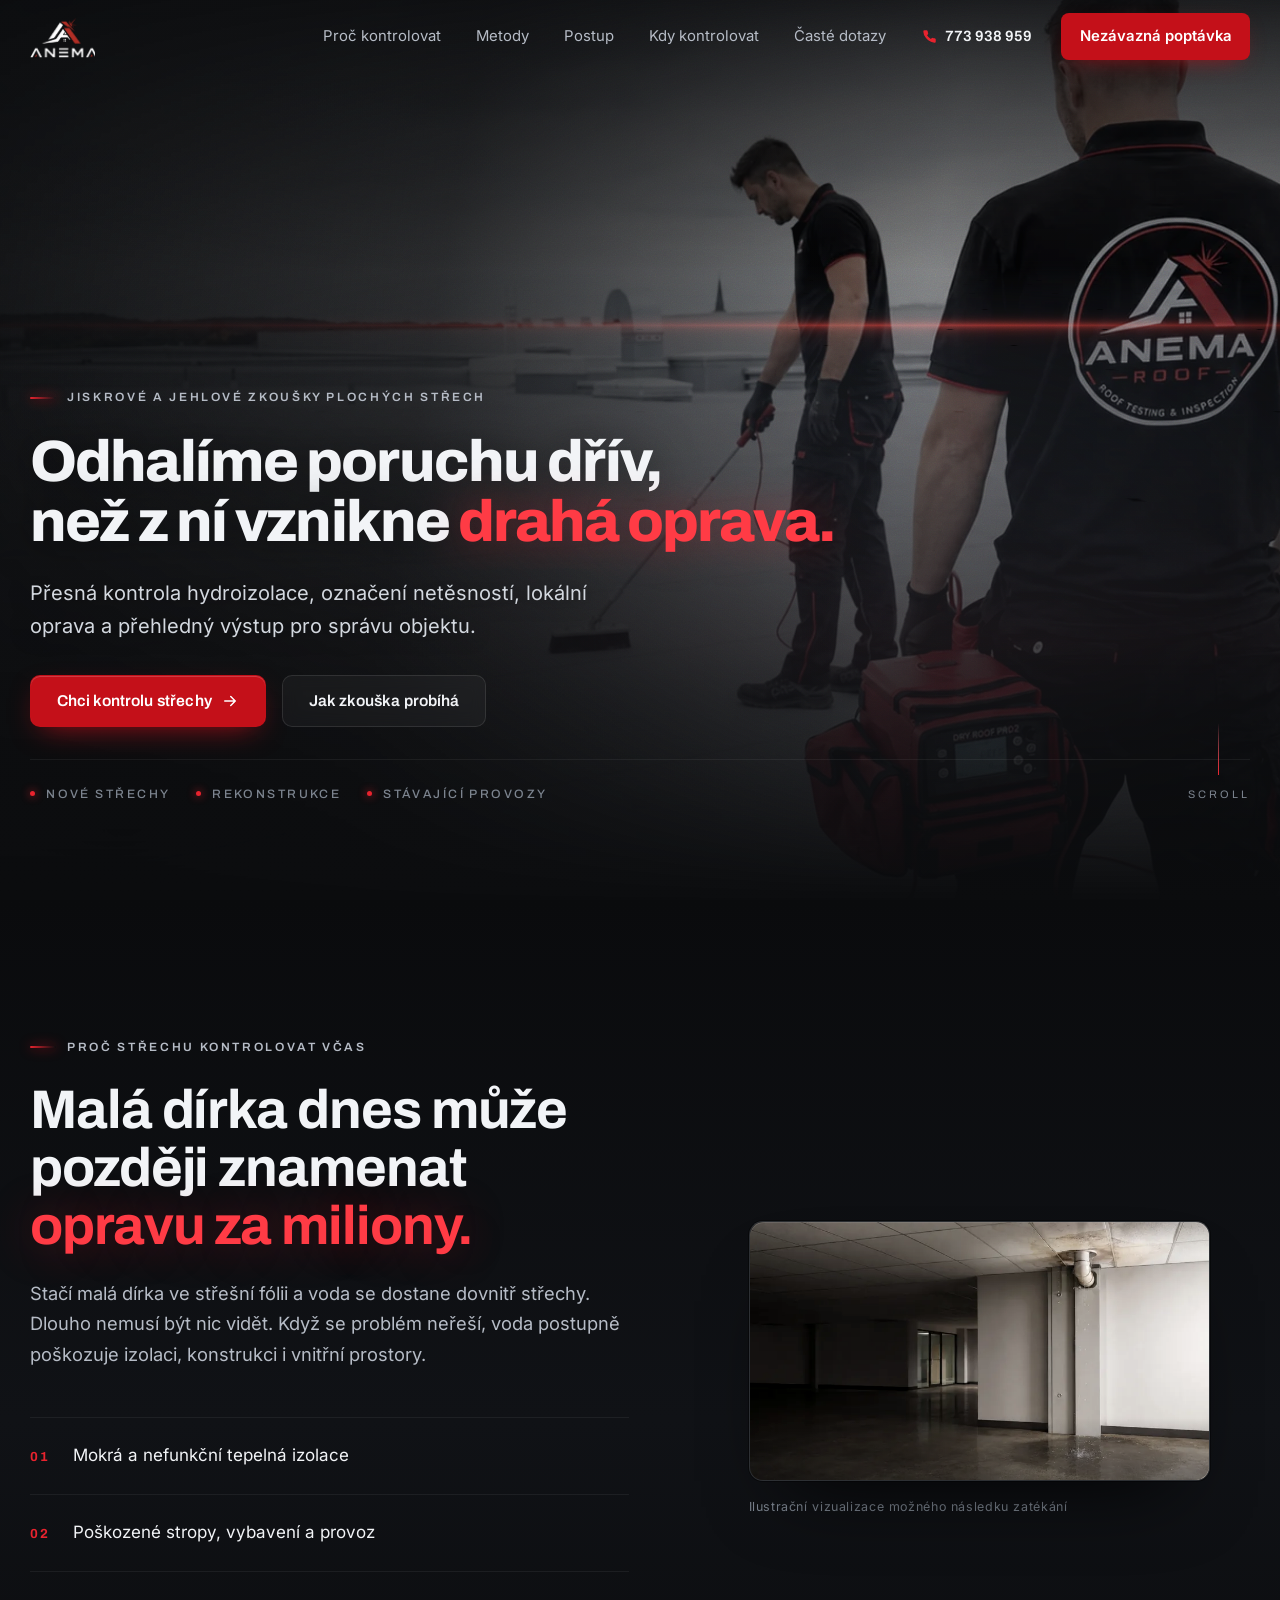
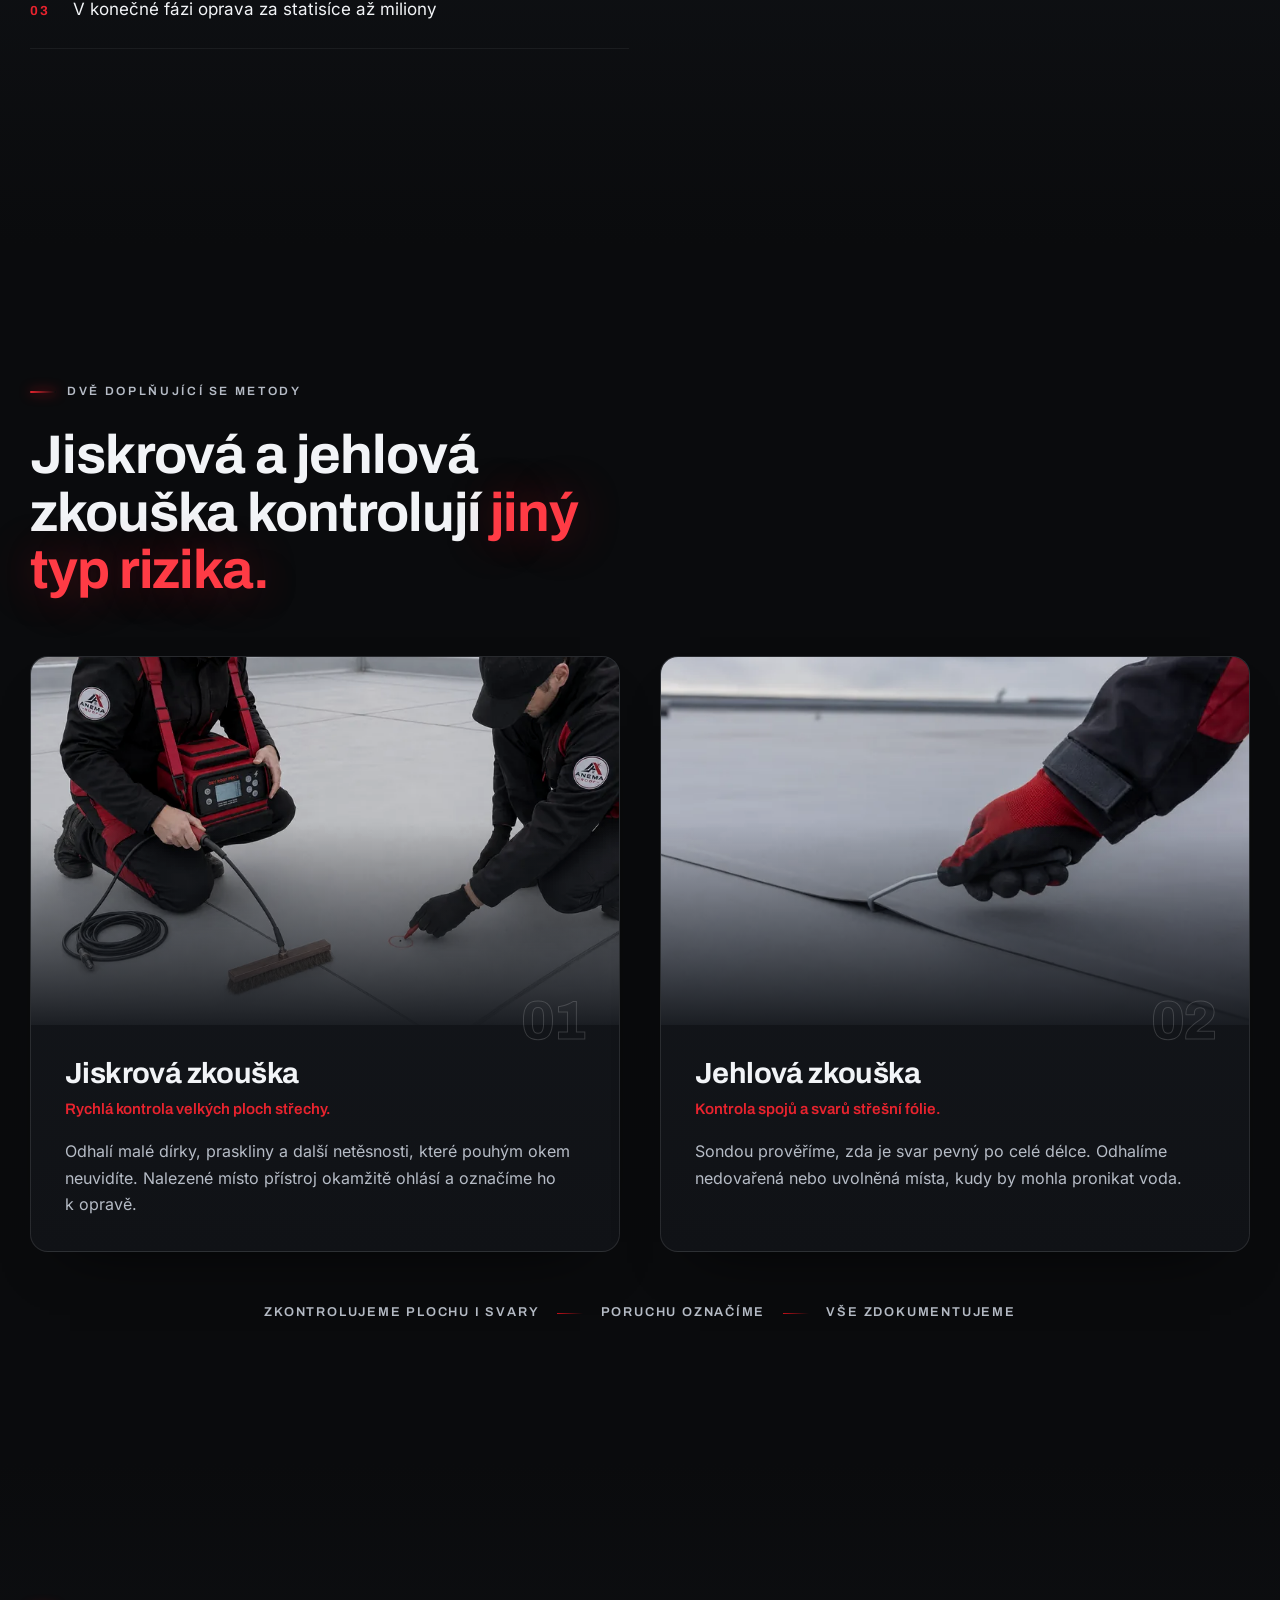
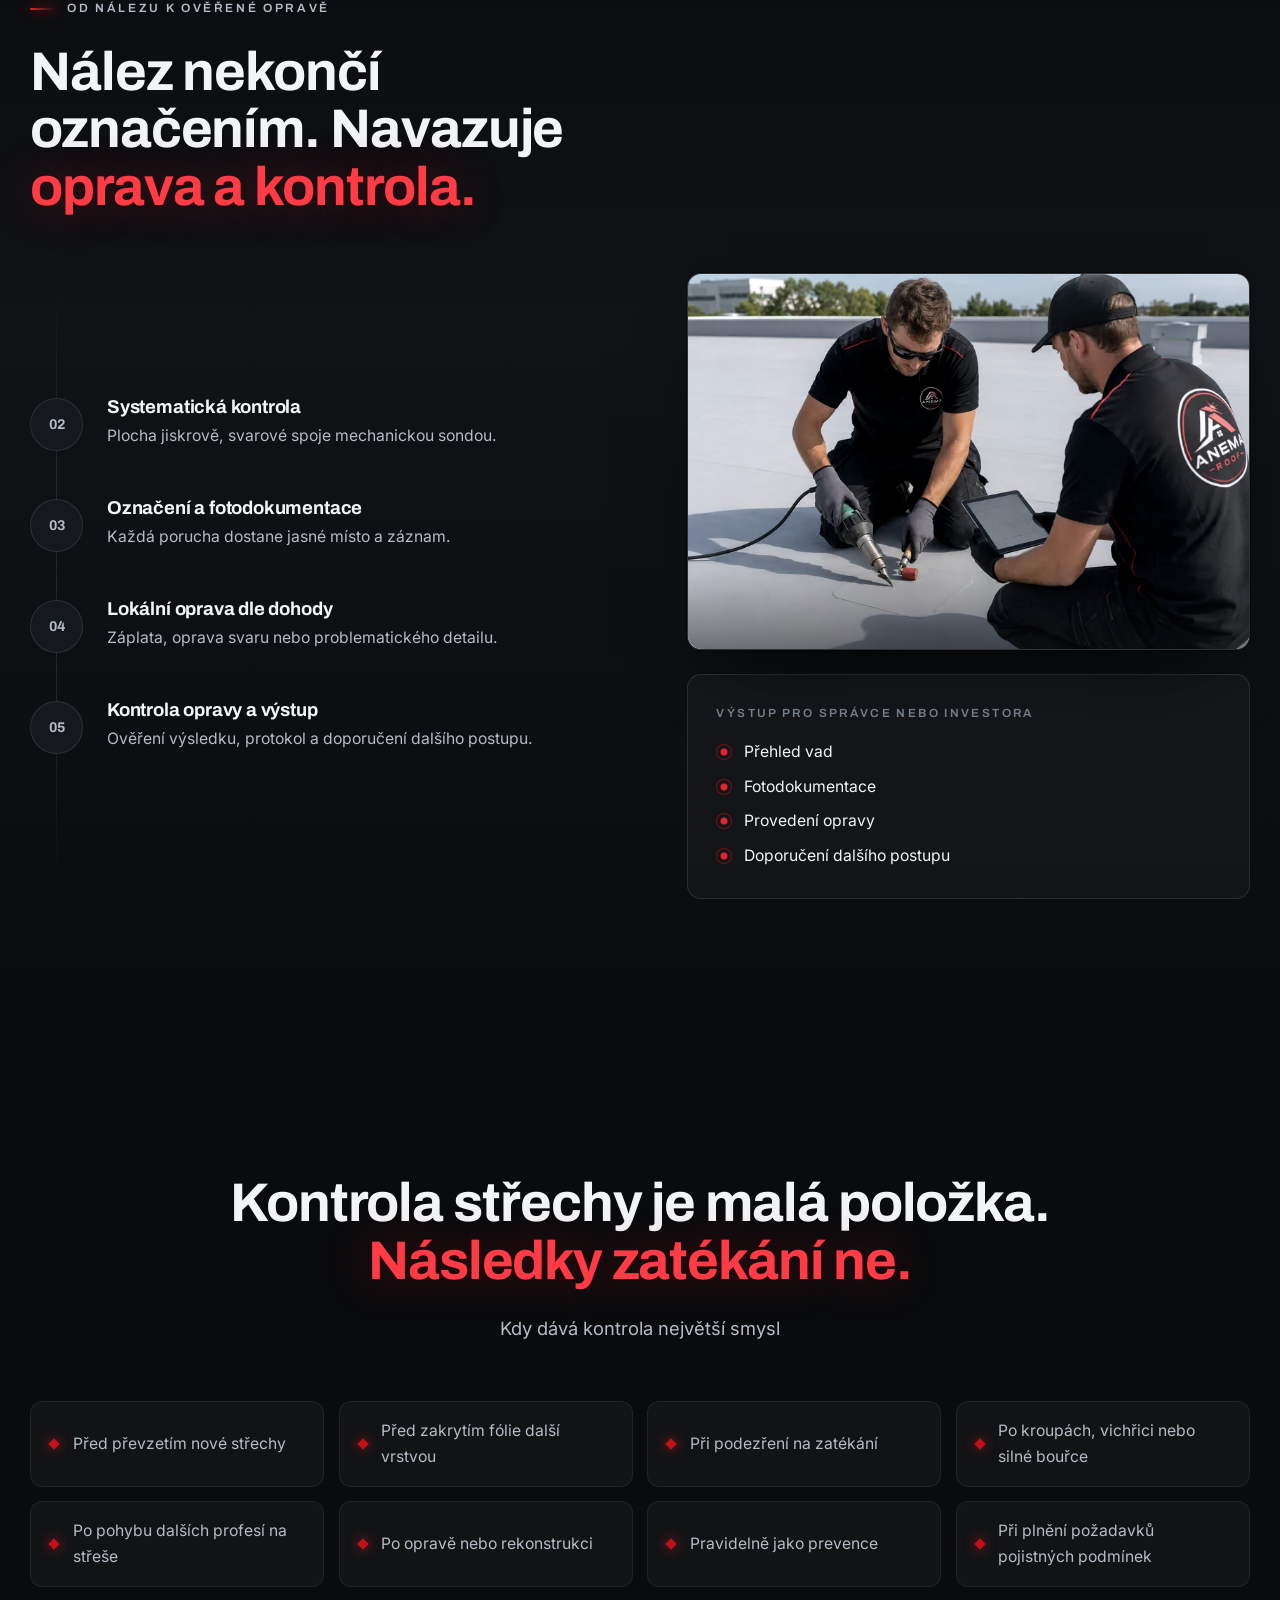
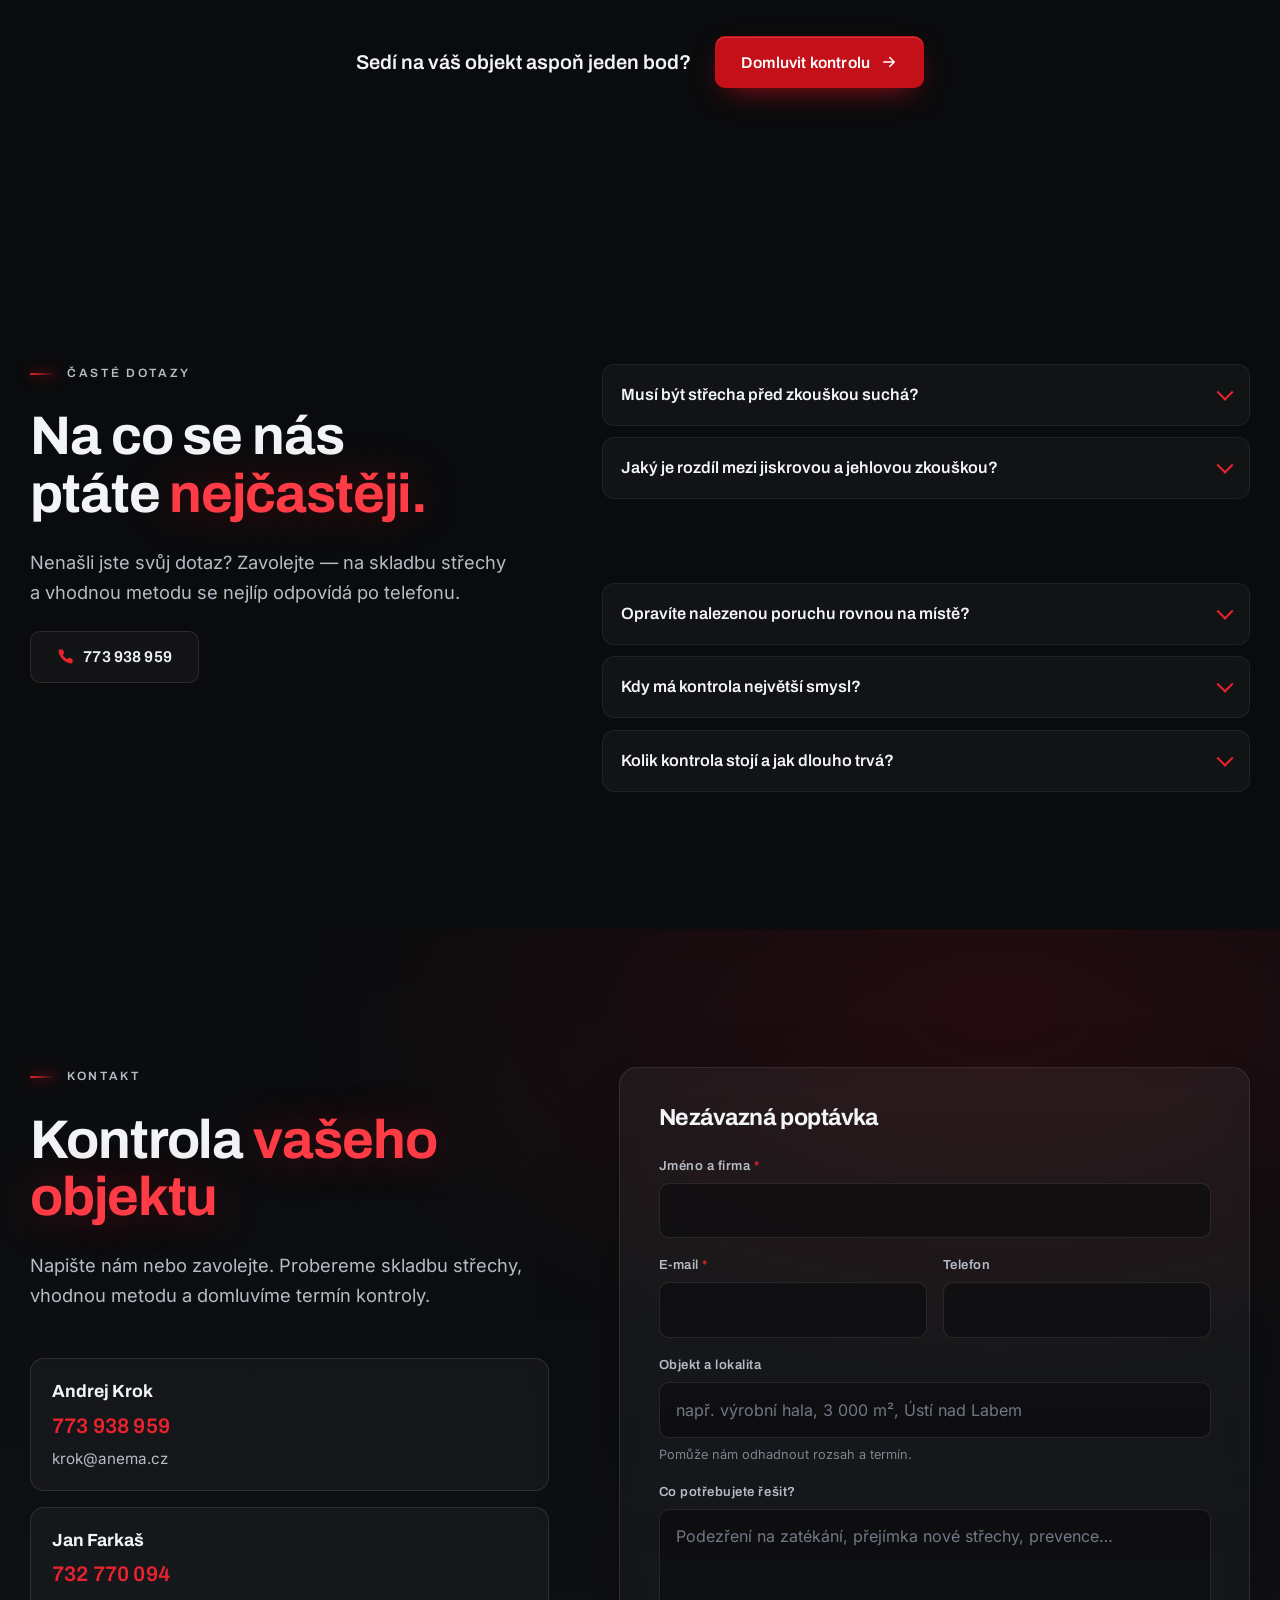
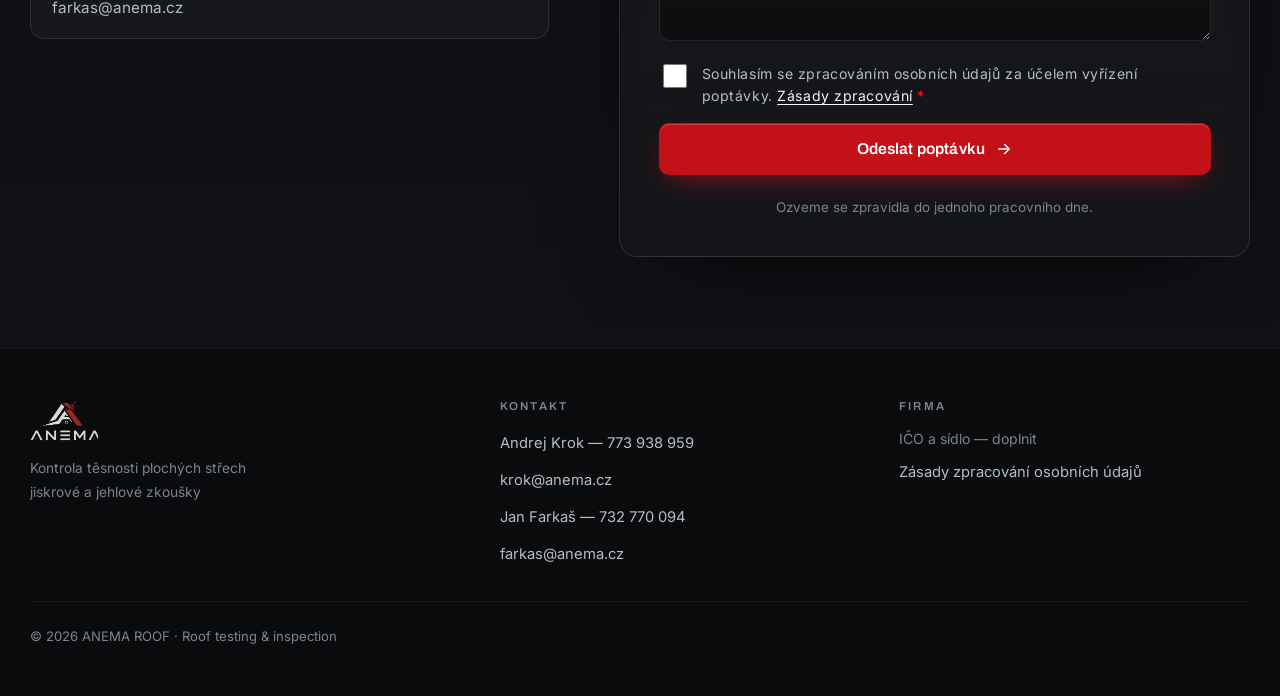
<file: index.html>
<!DOCTYPE html>
<html lang="cs">
<head>
<meta charset="utf-8">
<meta name="viewport" content="width=device-width, initial-scale=1, viewport-fit=cover">
<title>ANEMA ROOF — Jiskrové a jehlové zkoušky plochých střech</title>
<meta name="description" content="Přesná kontrola těsnosti hydroizolace plochých střech. Jiskrová a jehlová zkouška, označení netěsností, lokální oprava a přehledný protokol pro správu objektu.">
<meta name="theme-color" content="#0A0B0D">

<!-- TODO: až bude známá ostrá doména, přepsat všechny absolutní URL níž -->
<link rel="canonical" href="https://www.anema.cz/">
<link rel="icon" href="favicon.ico" sizes="any">
<link rel="icon" href="assets/img/favicon.png" type="image/png">
<link rel="apple-touch-icon" href="assets/img/apple-touch-icon.png">

<meta property="og:type" content="website">
<meta property="og:locale" content="cs_CZ">
<meta property="og:site_name" content="ANEMA ROOF">
<meta property="og:url" content="https://www.anema.cz/">
<meta property="og:title" content="ANEMA ROOF — Jiskrové a jehlové zkoušky plochých střech">
<meta property="og:description" content="Odhalíme poruchu dřív, než z ní vznikne drahá oprava. Kontrola těsnosti hydroizolace, označení netěsností a ověřená oprava.">
<meta property="og:image" content="https://www.anema.cz/assets/img/og-image.jpg">
<meta property="og:image:width" content="1200">
<meta property="og:image:height" content="630">
<meta name="twitter:card" content="summary_large_image">

<link rel="preload" as="font" type="font/woff2" href="assets/fonts/archivo-latin.woff2" crossorigin>
<link rel="preload" as="font" type="font/woff2" href="assets/fonts/inter-latin.woff2" crossorigin>
<link rel="preload" as="image" href="assets/img/hero-1800.webp" imagesrcset="assets/img/hero-1000.webp 1000w, assets/img/hero-1800.webp 1800w" imagesizes="100vw">
<link rel="stylesheet" href="assets/css/style.css">
</head>
<body>

<a class="skip-link" href="#main">Přejít na obsah</a>

<!-- ================= NAV ================= -->
<header class="nav" id="nav">
  <div class="nav__inner">
    <a class="nav__brand" href="#hero" aria-label="ANEMA ROOF — domů">
      <img src="assets/img/logo-nav.webp" width="534" height="346" alt="ANEMA ROOF">
    </a>

    <nav class="nav__links" id="navLinks" aria-label="Hlavní navigace">
      <a href="#problem">Proč kontrolovat</a>
      <a href="#metody">Metody</a>
      <a href="#postup">Postup</a>
      <a href="#kdy">Kdy kontrolovat</a>
      <a href="#faq">Časté dotazy</a>
      <a class="nav__phone" href="tel:+420773938959">
        <svg viewBox="0 0 24 24" aria-hidden="true"><path d="M22 16.9v3a2 2 0 0 1-2.2 2 19.8 19.8 0 0 1-8.6-3.1 19.5 19.5 0 0 1-6-6A19.8 19.8 0 0 1 2.1 4.2 2 2 0 0 1 4.1 2h3a2 2 0 0 1 2 1.7c.1 1 .4 1.9.7 2.8a2 2 0 0 1-.5 2.1L8.1 9.9a16 16 0 0 0 6 6l1.3-1.3a2 2 0 0 1 2.1-.4c.9.3 1.8.6 2.8.7a2 2 0 0 1 1.7 2Z"/></svg>
        773 938 959
      </a>
      <a class="nav__cta" href="#kontakt">Nezávazná poptávka</a>
    </nav>

    <button class="nav__burger" id="navBurger" aria-expanded="false" aria-controls="navLinks" aria-label="Otevřít menu">
      <span></span><span></span><span></span>
    </button>
  </div>
</header>

<!-- mobilní akční lišta -->
<div class="actionbar" id="actionbar">
  <a class="actionbar__btn actionbar__btn--call" href="tel:+420773938959">
    <svg viewBox="0 0 24 24" aria-hidden="true"><path d="M22 16.9v3a2 2 0 0 1-2.2 2 19.8 19.8 0 0 1-8.6-3.1 19.5 19.5 0 0 1-6-6A19.8 19.8 0 0 1 2.1 4.2 2 2 0 0 1 4.1 2h3a2 2 0 0 1 2 1.7c.1 1 .4 1.9.7 2.8a2 2 0 0 1-.5 2.1L8.1 9.9a16 16 0 0 0 6 6l1.3-1.3a2 2 0 0 1 2.1-.4c.9.3 1.8.6 2.8.7a2 2 0 0 1 1.7 2Z"/></svg>
    Zavolat
  </a>
  <a class="actionbar__btn actionbar__btn--form" href="#kontakt">
    Poptávka
    <svg viewBox="0 0 24 24" aria-hidden="true" class="stroke"><path d="M5 12h14M13 6l6 6-6 6"/></svg>
  </a>
</div>

<main id="main">

<!-- ================= HERO ================= -->
<section class="hero" id="hero">
  <div class="hero__media">
    <picture>
      <source media="(max-width:820px)" srcset="assets/img/hero-1000.webp">
      <img src="assets/img/hero-1800.webp" width="1800" height="1013"
           alt="Technici ANEMA ROOF provádějí jiskrovou zkoušku na ploché střeše" fetchpriority="high" decoding="async">
    </picture>
  </div>
  <canvas class="hero__fx" id="fx" aria-hidden="true"></canvas>
  <div class="hero__scrim" aria-hidden="true"></div>
  <div class="hero__grain" aria-hidden="true"></div>

  <div class="hero__content wrap">
    <p class="eyebrow reveal" data-d="0">
      <span class="eyebrow__spark" aria-hidden="true"></span>
      Jiskrové a jehlové zkoušky plochých střech
    </p>

    <h1 class="hero__title">
      <span class="line reveal" data-d="1">Odhalíme poruchu dřív,</span>
      <span class="line reveal" data-d="2">než z ní vznikne <em>drahá oprava.</em></span>
    </h1>

    <p class="hero__lead reveal" data-d="3">
      Přesná kontrola hydroizolace, označení netěsností, lokální oprava
      a přehledný výstup pro správu objektu.
    </p>

    <div class="hero__actions reveal" data-d="4">
      <a class="btn btn--primary" href="#kontakt">
        Chci kontrolu střechy
        <svg viewBox="0 0 24 24" aria-hidden="true"><path d="M5 12h14M13 6l6 6-6 6"/></svg>
      </a>
      <a class="btn btn--ghost" href="#metody">Jak zkouška probíhá</a>
    </div>

    <ul class="hero__tags reveal" data-d="5">
      <li>Nové střechy</li>
      <li>Rekonstrukce</li>
      <li>Stávající provozy</li>
    </ul>
  </div>

  <a class="hero__cue" href="#problem" aria-label="Posunout dolů">
    <span class="hero__cue-line" aria-hidden="true"></span>
    <span class="hero__cue-text">Scroll</span>
  </a>
</section>

<!-- ================= PROBLEM ================= -->
<section class="section problem" id="problem">
  <div class="wrap problem__grid">

    <div class="problem__copy">
      <p class="eyebrow reveal"><span class="eyebrow__spark" aria-hidden="true"></span>Proč střechu kontrolovat včas</p>
      <h2 class="h2 reveal">Malá dírka dnes může později znamenat <em>opravu za miliony.</em></h2>
      <p class="lead reveal">
        Stačí malá dírka ve střešní fólii a voda se dostane dovnitř střechy. Dlouho nemusí být nic vidět.
        Když se problém neřeší, voda postupně poškozuje izolaci, konstrukci i vnitřní prostory.
      </p>

      <ol class="cascade" role="list">
        <li class="cascade__item reveal">
          <span class="cascade__num">01</span>
          <span class="cascade__text">Mokrá a nefunkční tepelná izolace</span>
        </li>
        <li class="cascade__item reveal">
          <span class="cascade__num">02</span>
          <span class="cascade__text">Poškozené stropy, vybavení a provoz</span>
        </li>
        <li class="cascade__item reveal">
          <span class="cascade__num">03</span>
          <span class="cascade__text">V konečné fázi oprava za statisíce až miliony</span>
        </li>
      </ol>

      <p class="note reveal">Včasná kontrola může zabránit rozsáhlé opravě.</p>
    </div>

    <figure class="problem__figure reveal" data-parallax="0.06">
      <div class="frame">
        <img src="assets/img/leak-1400.webp" srcset="assets/img/leak-800.webp 800w, assets/img/leak-1400.webp 1400w"
             sizes="(max-width:900px) 92vw, 46vw" width="1400" height="787" loading="lazy" decoding="async"
             alt="Zatékání do interiéru budovy — voda stékající po sloupu a poškozený podhled">
        <span class="frame__edge" aria-hidden="true"></span>
      </div>
      <figcaption>Ilustrační vizualizace možného následku zatékání</figcaption>
    </figure>

  </div>
</section>

<!-- ================= METHODS ================= -->
<section class="section methods" id="metody">
  <div class="wrap">
    <header class="section__head">
      <p class="eyebrow reveal"><span class="eyebrow__spark" aria-hidden="true"></span>Dvě doplňující se metody</p>
      <h2 class="h2 reveal">Jiskrová a jehlová zkouška kontrolují <em>jiný typ rizika.</em></h2>
    </header>

    <div class="methods__grid">

      <article class="card tilt reveal">
        <div class="card__media">
          <img src="assets/img/spark-1400.webp" srcset="assets/img/spark-800.webp 800w, assets/img/spark-1400.webp 1400w"
               sizes="(max-width:900px) 92vw, 46vw" width="1400" height="933" loading="lazy" decoding="async"
               alt="Jiskrová zkouška — technik přejíždí měděným kartáčem po hydroizolační fólii, kolega značí nalezenou netěsnost">
        </div>
        <div class="card__body">
          <span class="card__index" aria-hidden="true">01</span>
          <h3 class="card__title">Jiskrová zkouška</h3>
          <p class="card__sub">Rychlá kontrola velkých ploch střechy.</p>
          <p>
            Odhalí malé dírky, praskliny a další netěsnosti, které pouhým okem neuvidíte.
            Nalezené místo přístroj okamžitě ohlásí a označíme ho k opravě.
          </p>
        </div>
        <span class="card__glare" aria-hidden="true"></span>
      </article>

      <article class="card tilt reveal">
        <div class="card__media">
          <img src="assets/img/needle-1400.webp" srcset="assets/img/needle-800.webp 800w, assets/img/needle-1400.webp 1400w"
               sizes="(max-width:900px) 92vw, 46vw" width="1400" height="787" loading="lazy" decoding="async"
               alt="Jehlová zkouška — technik prověřuje sondou svar střešní fólie">
        </div>
        <div class="card__body">
          <span class="card__index" aria-hidden="true">02</span>
          <h3 class="card__title">Jehlová zkouška</h3>
          <p class="card__sub">Kontrola spojů a svarů střešní fólie.</p>
          <p>
            Sondou prověříme, zda je svar pevný po celé délce.
            Odhalíme nedovařená nebo uvolněná místa, kudy by mohla pronikat voda.
          </p>
        </div>
        <span class="card__glare" aria-hidden="true"></span>
      </article>

    </div>

    <ol class="chain reveal" role="list">
      <li>Zkontrolujeme plochu i svary</li>
      <li>Poruchu označíme</li>
      <li>Vše zdokumentujeme</li>
    </ol>
  </div>
</section>

<!-- ================= PROCESS ================= -->
<section class="section process" id="postup">
  <div class="wrap">
    <header class="section__head">
      <p class="eyebrow reveal"><span class="eyebrow__spark" aria-hidden="true"></span>Od nálezu k ověřené opravě</p>
      <h2 class="h2 reveal">Nález nekončí označením. Navazuje <em>oprava a kontrola.</em></h2>
    </header>

    <div class="process__grid">
      <ol class="steps" role="list">
        <li class="step reveal">
          <span class="step__num">01</span>
          <div class="step__body">
            <h3>Posouzení vhodnosti metody</h3>
            <p>Skladba střechy, materiál, suchý povrch a uzemnění.</p>
          </div>
        </li>
        <li class="step reveal">
          <span class="step__num">02</span>
          <div class="step__body">
            <h3>Systematická kontrola</h3>
            <p>Plocha jiskrově, svarové spoje mechanickou sondou.</p>
          </div>
        </li>
        <li class="step reveal">
          <span class="step__num">03</span>
          <div class="step__body">
            <h3>Označení a fotodokumentace</h3>
            <p>Každá porucha dostane jasné místo a záznam.</p>
          </div>
        </li>
        <li class="step reveal">
          <span class="step__num">04</span>
          <div class="step__body">
            <h3>Lokální oprava dle dohody</h3>
            <p>Záplata, oprava svaru nebo problematického detailu.</p>
          </div>
        </li>
        <li class="step reveal">
          <span class="step__num">05</span>
          <div class="step__body">
            <h3>Kontrola opravy a výstup</h3>
            <p>Ověření výsledku, protokol a doporučení dalšího postupu.</p>
          </div>
        </li>
      </ol>

      <aside class="process__side">
        <figure class="frame frame--sticky reveal">
          <img src="assets/img/repair-1400.webp" srcset="assets/img/repair-800.webp 800w, assets/img/repair-1400.webp 1400w"
               sizes="(max-width:1000px) 92vw, 42vw" width="1400" height="933" loading="lazy" decoding="async"
               alt="Lokální oprava — technik přivařuje záplatu horkovzdušnou pistolí, kolega zaznamenává opravu do tabletu">
          <span class="frame__edge" aria-hidden="true"></span>
        </figure>

        <div class="output reveal">
          <p class="output__label">Výstup pro správce nebo investora</p>
          <ul role="list">
            <li>Přehled vad</li>
            <li>Fotodokumentace</li>
            <li>Provedení opravy</li>
            <li>Doporučení dalšího postupu</li>
          </ul>
        </div>
      </aside>
    </div>
  </div>
</section>

<!-- ================= WHEN ================= -->
<section class="section when" id="kdy">
  <div class="wrap">
    <header class="section__head section__head--center">
      <h2 class="h2 reveal">Kontrola střechy je malá položka. <em>Následky zatékání ne.</em></h2>
      <p class="lead reveal">Kdy dává kontrola největší smysl</p>
    </header>

    <ul class="when__grid" role="list">
      <li class="chip reveal">Před převzetím nové střechy</li>
      <li class="chip reveal">Před zakrytím fólie další vrstvou</li>
      <li class="chip reveal">Při podezření na zatékání</li>
      <li class="chip reveal">Po kroupách, vichřici nebo silné bouřce</li>
      <li class="chip reveal">Po pohybu dalších profesí na střeše</li>
      <li class="chip reveal">Po opravě nebo rekonstrukci</li>
      <li class="chip reveal">Pravidelně jako prevence</li>
      <li class="chip reveal">Při plnění požadavků pojistných podmínek</li>
    </ul>

    <div class="when__cta reveal">
      <p>Sedí na váš objekt aspoň jeden bod?</p>
      <a class="btn btn--primary" href="#kontakt">
        Domluvit kontrolu
        <svg viewBox="0 0 24 24" aria-hidden="true"><path d="M5 12h14M13 6l6 6-6 6"/></svg>
      </a>
    </div>
  </div>
</section>

<!-- ================= FAQ ================= -->
<section class="section faq" id="faq">
  <div class="wrap faq__grid">
    <header class="faq__head">
      <p class="eyebrow reveal"><span class="eyebrow__spark" aria-hidden="true"></span>Časté dotazy</p>
      <h2 class="h2 reveal">Na co se nás ptáte <em>nejčastěji.</em></h2>
      <p class="lead reveal">
        Nenašli jste svůj dotaz? Zavolejte — na skladbu střechy a vhodnou metodu
        se nejlíp odpovídá po telefonu.
      </p>
      <a class="btn btn--ghost reveal faq__call" href="tel:+420773938959">
        <svg viewBox="0 0 24 24" aria-hidden="true" class="fill"><path d="M22 16.9v3a2 2 0 0 1-2.2 2 19.8 19.8 0 0 1-8.6-3.1 19.5 19.5 0 0 1-6-6A19.8 19.8 0 0 1 2.1 4.2 2 2 0 0 1 4.1 2h3a2 2 0 0 1 2 1.7c.1 1 .4 1.9.7 2.8a2 2 0 0 1-.5 2.1L8.1 9.9a16 16 0 0 0 6 6l1.3-1.3a2 2 0 0 1 2.1-.4c.9.3 1.8.6 2.8.7a2 2 0 0 1 1.7 2Z"/></svg>
        773 938 959
      </a>
    </header>

    <div class="faq__list">
      <details class="qa reveal">
        <summary>Musí být střecha před zkouškou suchá?</summary>
        <div class="qa__body">
          <p>
            Ano. Jiskrová zkouška potřebuje suchý povrch a funkční uzemnění. Proto je
            prvním krokem posouzení vhodnosti metody — podíváme se na skladbu střechy,
            materiál hydroizolace, stav povrchu a možnost uzemnění.
          </p>
        </div>
      </details>

      <details class="qa reveal">
        <summary>Jaký je rozdíl mezi jiskrovou a jehlovou zkouškou?</summary>
        <div class="qa__body">
          <p>
            Každá hlídá jiné riziko. <strong>Jiskrová zkouška</strong> rychle prověří velké plochy
            a odhalí dírky, praskliny a netěsnosti, které pouhým okem neuvidíte.
            <strong>Jehlová zkouška</strong> se soustředí na spoje a svary — sondou ověříme, jestli
            je svar pevný po celé délce a nikde není nedovařený nebo uvolněný.
            Na většině střech dávají smysl obě dohromady.
          </p>
        </div>
      </details>

      <details class="qa reveal">
        <summary>Co dostanu jako výstup?</summary>
        <div class="qa__body">
          <p>
            Přehled nalezených vad, fotodokumentaci každého místa, záznam o provedené
            opravě a doporučení dalšího postupu. Výstup je připravený tak, aby s ním
            mohl pracovat správce objektu i investor.
          </p>
        </div>
      </details>

      <details class="qa reveal">
        <summary>Opravíte nalezenou poruchu rovnou na místě?</summary>
        <div class="qa__body">
          <p>
            Dle dohody ano — záplata, oprava svaru nebo problematického detailu.
            Opravu potom znovu zkontrolujeme, aby bylo ověřené, že místo skutečně těsní.
            Nález tedy nekončí označením křídou.
          </p>
        </div>
      </details>

      <details class="qa reveal">
        <summary>Kdy má kontrola největší smysl?</summary>
        <div class="qa__body">
          <p>
            Nejčastěji před převzetím nové střechy, před zakrytím fólie další vrstvou,
            při podezření na zatékání, po krupobití či vichřici, po pohybu jiných profesí
            po střeše a pravidelně jako prevence. Řada správců ji zadává i kvůli
            požadavkům pojistných podmínek.
          </p>
        </div>
      </details>

      <details class="qa reveal">
        <summary>Kolik kontrola stojí a jak dlouho trvá?</summary>
        <div class="qa__body">
          <p>
            Cenu i termín určuje plocha střechy, její členitost, skladba a dostupnost.
            Napište nám rozměry a typ objektu — konkrétní nabídku pošleme zpravidla
            do jednoho pracovního dne.
          </p>
          <!-- TODO ANEMA: doplnit orientační cenu (Kč/m²), minimální výjezd
               a průměrnou rychlost kontroly (m²/den). Zvýší to konverzi poptávek. -->
        </div>
      </details>

      <!-- TODO ANEMA: doplnit dotaz "V jakém regionu působíte?" a "Na jaké typy
           hydroizolace metodu používáte (PVC, TPO, EPDM, asfaltové pásy)?" —
           odpovědi neznáme, proto je zatím neuvádíme. -->
    </div>
  </div>
</section>

<!-- ================= CONTACT ================= -->
<section class="section contact" id="kontakt">
  <div class="wrap contact__grid">

    <div class="contact__copy">
      <p class="eyebrow reveal"><span class="eyebrow__spark" aria-hidden="true"></span>Kontakt</p>
      <h2 class="h2 reveal">Kontrola <em>vašeho objektu</em></h2>
      <p class="lead reveal">
        Napište nám nebo zavolejte. Probereme skladbu střechy, vhodnou metodu
        a domluvíme termín kontroly.
      </p>

      <div class="people">
        <a class="person reveal" href="tel:+420773938959">
          <span class="person__name">Andrej Krok</span>
          <span class="person__phone">773 938 959</span>
          <span class="person__mail">krok@anema.cz</span>
        </a>
        <a class="person reveal" href="tel:+420732770094">
          <span class="person__name">Jan Farkaš</span>
          <span class="person__phone">732 770 094</span>
          <span class="person__mail">farkas@anema.cz</span>
        </a>
      </div>
    </div>

    <form class="form reveal" name="poptavka" method="POST" action="/dekujeme.html" data-netlify="true" netlify-honeypot="firma-web">
      <input type="hidden" name="form-name" value="poptavka">
      <p class="hp"><label>Nevyplňujte <input name="firma-web" tabindex="-1" autocomplete="off"></label></p>

      <h3 class="form__title">Nezávazná poptávka</h3>

      <div class="field">
        <label for="jmeno">Jméno a firma <span aria-hidden="true">*</span></label>
        <input id="jmeno" name="jmeno" type="text" required autocomplete="name">
      </div>

      <div class="field-row">
        <div class="field">
          <label for="email">E-mail <span aria-hidden="true">*</span></label>
          <input id="email" name="email" type="email" required autocomplete="email" inputmode="email">
        </div>
        <div class="field">
          <label for="telefon">Telefon</label>
          <input id="telefon" name="telefon" type="tel" autocomplete="tel" inputmode="tel">
        </div>
      </div>

      <div class="field">
        <label for="objekt">Objekt a lokalita</label>
        <input id="objekt" name="objekt" type="text" placeholder="např. výrobní hala, 3 000 m², Ústí nad Labem">
        <span class="hint">Pomůže nám odhadnout rozsah a termín.</span>
      </div>

      <div class="field">
        <label for="zprava">Co potřebujete řešit?</label>
        <textarea id="zprava" name="zprava" rows="4" placeholder="Podezření na zatékání, přejímka nové střechy, prevence…"></textarea>
      </div>

      <div class="field field--check">
        <input id="souhlas" name="souhlas" type="checkbox" required>
        <label for="souhlas">
          Souhlasím se zpracováním osobních údajů za účelem vyřízení poptávky.
          <a href="ochrana-udaju.html">Zásady zpracování</a> <span aria-hidden="true">*</span>
        </label>
      </div>

      <button class="btn btn--primary btn--block" type="submit" id="submitBtn">
        <span class="btn__label">Odeslat poptávku</span>
        <svg viewBox="0 0 24 24" aria-hidden="true"><path d="M5 12h14M13 6l6 6-6 6"/></svg>
      </button>
      <p class="form__note" id="formStatus" role="status">Ozveme se zpravidla do jednoho pracovního dne.</p>
    </form>

  </div>
</section>

</main>

<!-- ================= FOOTER ================= -->
<footer class="footer">
  <div class="wrap footer__inner">
    <div class="footer__brand">
      <img class="footer__logo" src="assets/img/logo-nav.webp" width="534" height="346" alt="ANEMA ROOF" loading="lazy">
      <p>Kontrola těsnosti plochých střech<br>jiskrové a jehlové zkoušky</p>
    </div>

    <div class="footer__col">
      <p class="footer__label">Kontakt</p>
      <a href="tel:+420773938959">Andrej Krok — 773 938 959</a>
      <a href="mailto:krok@anema.cz">krok@anema.cz</a>
      <a href="tel:+420732770094">Jan Farkaš — 732 770 094</a>
      <a href="mailto:farkas@anema.cz">farkas@anema.cz</a>
    </div>

    <div class="footer__col">
      <p class="footer__label">Firma</p>
      <!-- TODO ANEMA: doplnit obchodní jméno, IČO, DIČ a sídlo — na webu podnikatele
           jsou tyto údaje povinné (§ 435 občanského zákoníku). -->
      <p class="footer__todo">IČO a sídlo — doplnit</p>
      <a href="ochrana-udaju.html">Zásady zpracování osobních údajů</a>
    </div>
  </div>

  <div class="wrap footer__bottom">
    <p>© <span id="year">2026</span> ANEMA ROOF · Roof testing &amp; inspection</p>
  </div>
</footer>

<script type="application/ld+json">
{
  "@context": "https://schema.org",
  "@type": "ProfessionalService",
  "name": "ANEMA ROOF",
  "description": "Jiskrové a jehlové zkoušky těsnosti hydroizolace plochých střech, označení netěsností, lokální oprava a protokol.",
  "url": "https://www.anema.cz/",
  "logo": "https://www.anema.cz/assets/img/apple-touch-icon.png",
  "image": "https://www.anema.cz/assets/img/og-image.jpg",
  "telephone": "+420773938959",
  "email": "krok@anema.cz",
  "areaServed": { "@type": "Country", "name": "Česko" },
  "serviceType": "Kontrola těsnosti plochých střech",
  "knowsLanguage": "cs",
  "contactPoint": [
    { "@type": "ContactPoint", "name": "Andrej Krok", "telephone": "+420773938959", "email": "krok@anema.cz", "contactType": "sales", "availableLanguage": "cs" },
    { "@type": "ContactPoint", "name": "Jan Farkaš", "telephone": "+420732770094", "email": "farkas@anema.cz", "contactType": "sales", "availableLanguage": "cs" }
  ]
}
</script>

<script type="application/ld+json">
{
  "@context": "https://schema.org",
  "@type": "FAQPage",
  "mainEntity": [
    { "@type": "Question", "name": "Musí být střecha před zkouškou suchá?",
      "acceptedAnswer": { "@type": "Answer", "text": "Ano. Jiskrová zkouška potřebuje suchý povrch a funkční uzemnění. Prvním krokem je proto posouzení vhodnosti metody — skladba střechy, materiál hydroizolace, stav povrchu a možnost uzemnění." } },
    { "@type": "Question", "name": "Jaký je rozdíl mezi jiskrovou a jehlovou zkouškou?",
      "acceptedAnswer": { "@type": "Answer", "text": "Jiskrová zkouška rychle prověří velké plochy a odhalí dírky, praskliny a netěsnosti neviditelné okem. Jehlová zkouška se soustředí na spoje a svary — sondou se ověřuje, zda je svar pevný po celé délce." } },
    { "@type": "Question", "name": "Co dostanu jako výstup?",
      "acceptedAnswer": { "@type": "Answer", "text": "Přehled nalezených vad, fotodokumentaci každého místa, záznam o provedené opravě a doporučení dalšího postupu." } },
    { "@type": "Question", "name": "Opravíte nalezenou poruchu rovnou na místě?",
      "acceptedAnswer": { "@type": "Answer", "text": "Dle dohody ano — záplata, oprava svaru nebo problematického detailu. Opravu následně znovu zkontrolujeme, aby bylo ověřené, že místo těsní." } },
    { "@type": "Question", "name": "Kdy má kontrola největší smysl?",
      "acceptedAnswer": { "@type": "Answer", "text": "Před převzetím nové střechy, před zakrytím fólie další vrstvou, při podezření na zatékání, po krupobití či vichřici, po pohybu jiných profesí po střeše a pravidelně jako prevence." } },
    { "@type": "Question", "name": "Kolik kontrola stojí a jak dlouho trvá?",
      "acceptedAnswer": { "@type": "Answer", "text": "Cenu i termín určuje plocha střechy, její členitost, skladba a dostupnost. Po zaslání rozměrů a typu objektu posíláme konkrétní nabídku zpravidla do jednoho pracovního dne." } }
  ]
}
</script>

<script src="assets/js/hero-fx.js" defer></script>
<script src="assets/js/main.js" defer></script>
</body>
</html>
</file>
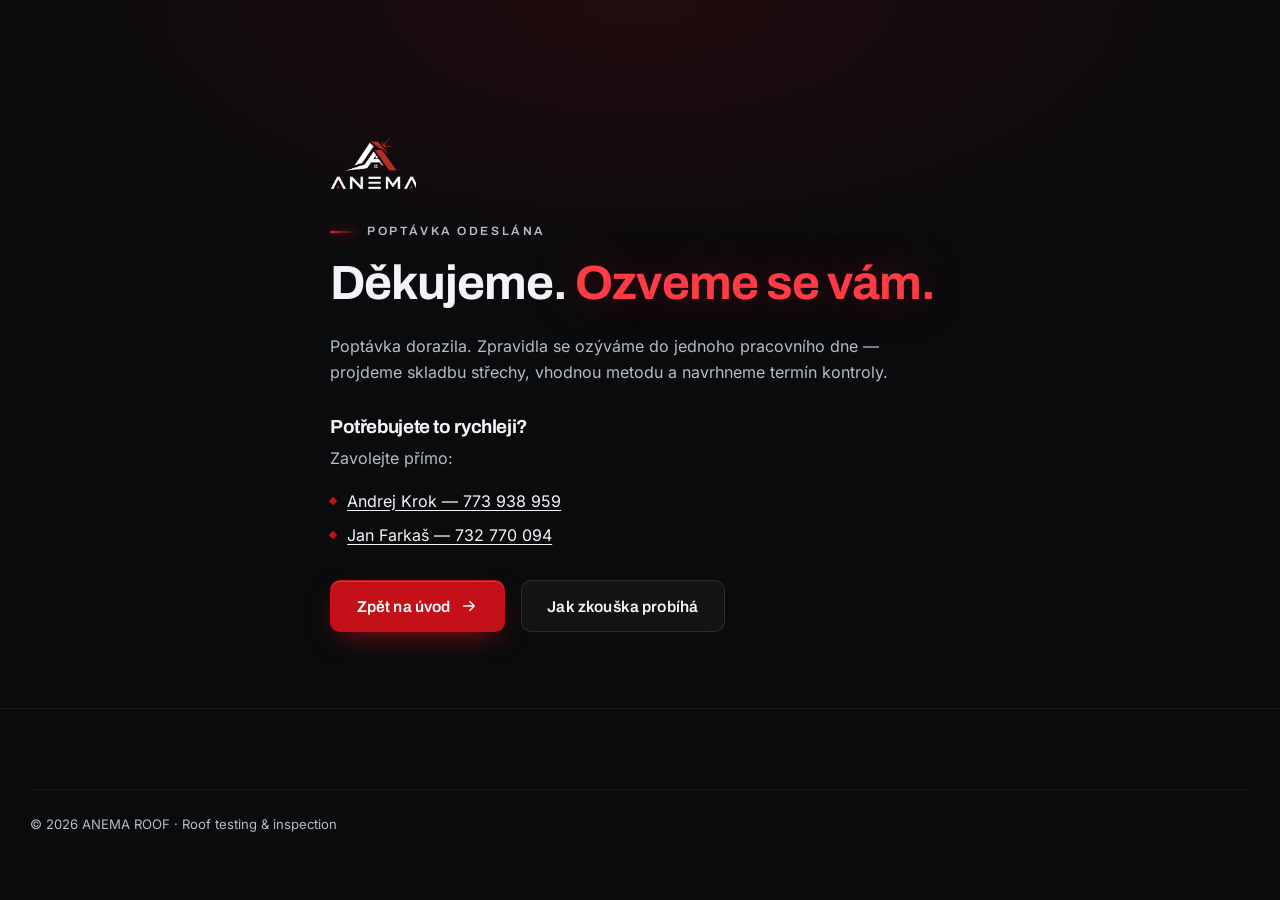
<file: dekujeme.html>
<!DOCTYPE html>
<html lang="cs">
<head>
<meta charset="utf-8">
<meta name="viewport" content="width=device-width, initial-scale=1, viewport-fit=cover">
<title>Poptávka odeslána — ANEMA ROOF</title>
<meta name="description" content="Děkujeme za poptávku. Ozveme se zpravidla do jednoho pracovního dne.">
<meta name="robots" content="noindex, follow">
<meta name="theme-color" content="#0A0B0D">
<link rel="icon" href="assets/img/favicon.png" type="image/png">
<link rel="apple-touch-icon" href="assets/img/apple-touch-icon.png">
<link rel="preload" as="font" type="font/woff2" href="assets/fonts/archivo-latin.woff2" crossorigin>
<link rel="preload" as="font" type="font/woff2" href="assets/fonts/inter-latin.woff2" crossorigin>
<link rel="stylesheet" href="assets/css/style.css">
</head>
<body class="page">

<main class="page__main">
  <div class="wrap page__inner">
    <img class="page__mark" src="assets/img/logo-nav.webp" width="534" height="346" alt="ANEMA ROOF">

    <p class="eyebrow"><span class="eyebrow__spark" aria-hidden="true"></span>Poptávka odeslána</p>
    <h1>Děkujeme. <em>Ozveme se vám.</em></h1>

    <p>
      Poptávka dorazila. Zpravidla se ozýváme do jednoho pracovního dne — projdeme
      skladbu střechy, vhodnou metodu a navrhneme termín kontroly.
    </p>

    <h2>Potřebujete to rychleji?</h2>
    <p>Zavolejte přímo:</p>
    <ul>
      <li><a href="tel:+420773938959">Andrej Krok — 773&nbsp;938&nbsp;959</a></li>
      <li><a href="tel:+420732770094">Jan Farkaš — 732&nbsp;770&nbsp;094</a></li>
    </ul>

    <div class="page__actions">
      <a class="btn btn--primary" href="/">
        Zpět na úvod
        <svg viewBox="0 0 24 24" aria-hidden="true"><path d="M5 12h14M13 6l6 6-6 6"/></svg>
      </a>
      <a class="btn btn--ghost" href="/#metody">Jak zkouška probíhá</a>
    </div>
  </div>
</main>

<footer class="footer">
  <div class="wrap footer__bottom">
    <p>© <span id="year">2026</span> ANEMA ROOF · Roof testing &amp; inspection</p>
  </div>
</footer>

<script>document.getElementById('year').textContent = new Date().getFullYear();</script>
</body>
</html>
</file>
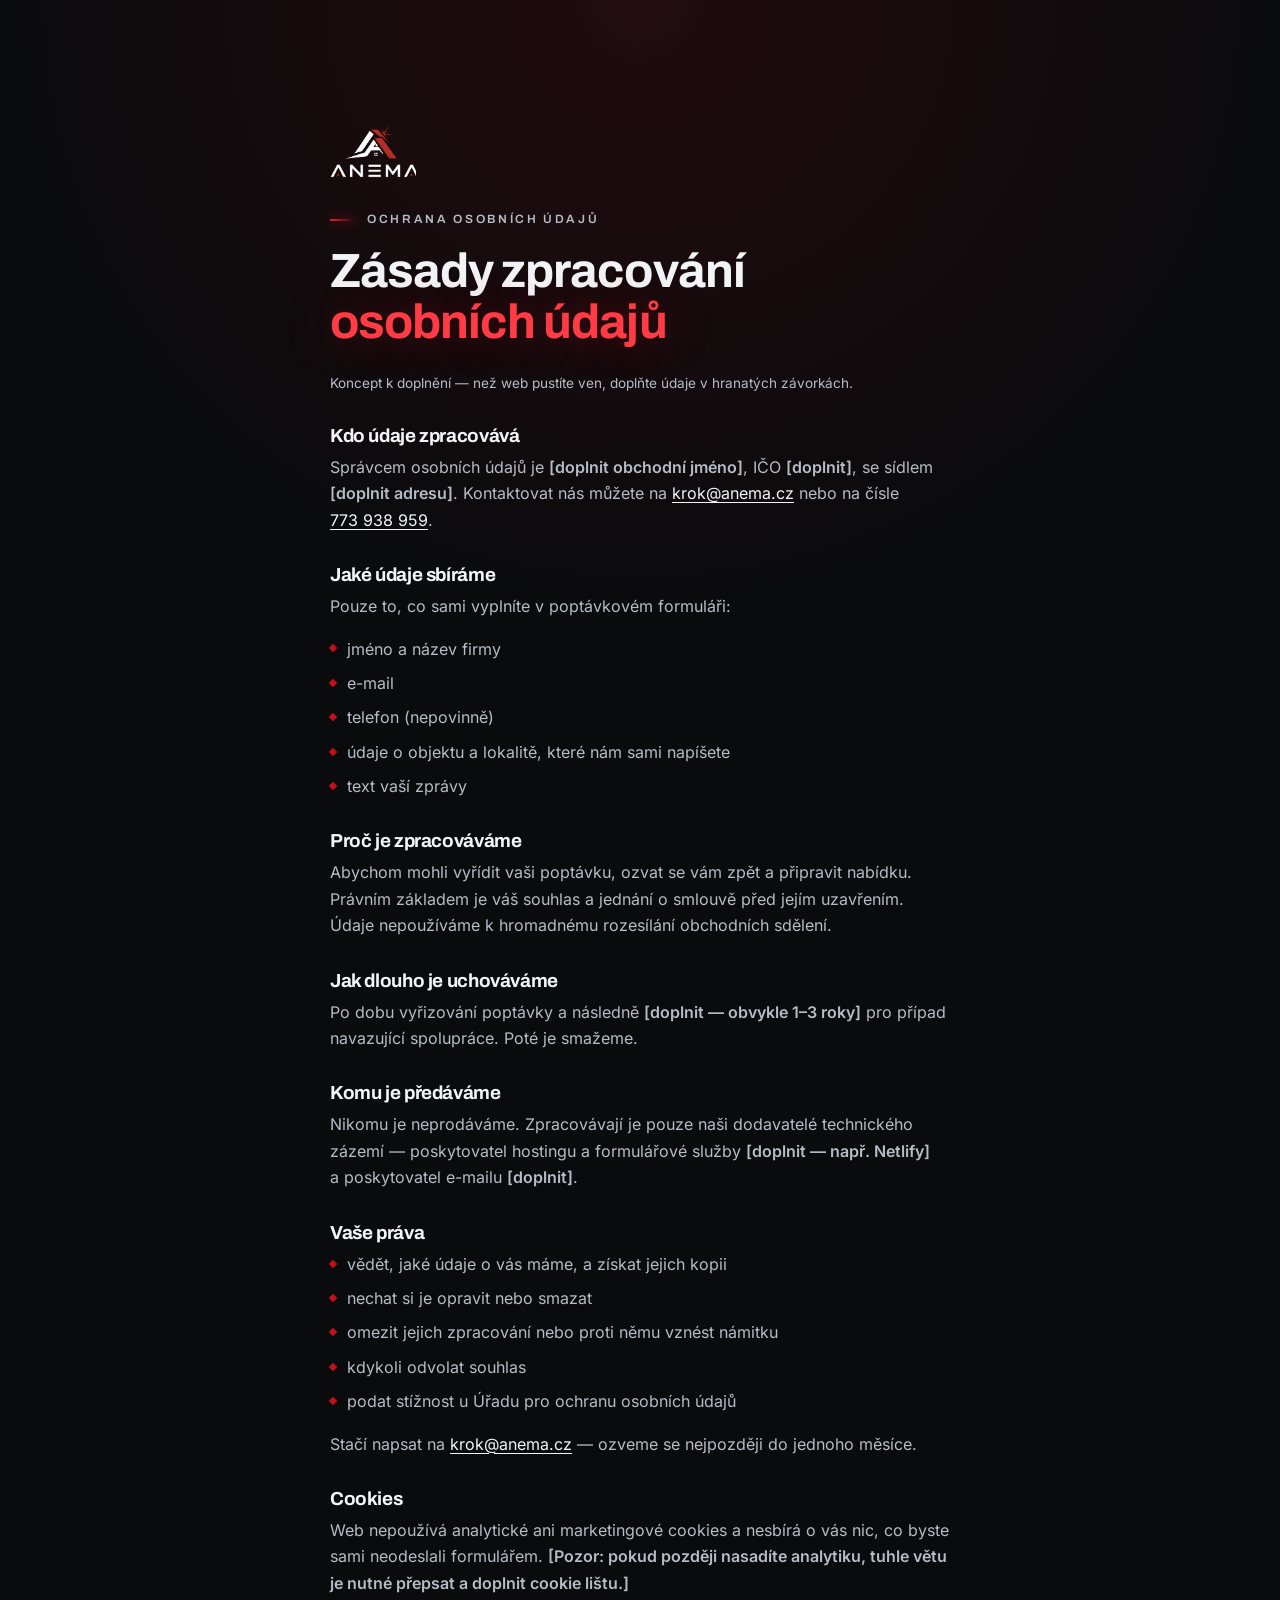
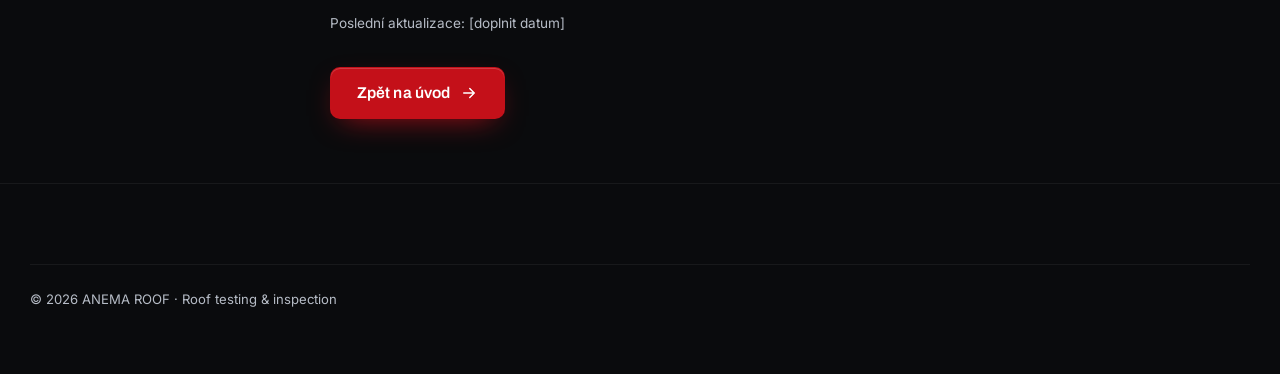
<file: ochrana-udaju.html>
<!DOCTYPE html>
<html lang="cs">
<head>
<meta charset="utf-8">
<meta name="viewport" content="width=device-width, initial-scale=1, viewport-fit=cover">
<title>Zásady zpracování osobních údajů — ANEMA ROOF</title>
<meta name="description" content="Jak ANEMA ROOF zpracovává osobní údaje odeslané přes poptávkový formulář.">
<meta name="robots" content="noindex, follow">
<meta name="theme-color" content="#0A0B0D">
<link rel="icon" href="assets/img/favicon.png" type="image/png">
<link rel="apple-touch-icon" href="assets/img/apple-touch-icon.png">
<link rel="stylesheet" href="assets/css/style.css">
</head>
<body class="page">

<main class="page__main">
  <div class="wrap page__inner">
    <img class="page__mark" src="assets/img/logo-nav.webp" width="534" height="346" alt="ANEMA ROOF">

    <p class="eyebrow"><span class="eyebrow__spark" aria-hidden="true"></span>Ochrana osobních údajů</p>
    <h1>Zásady zpracování <em>osobních údajů</em></h1>

    <!-- ================================================================
         TODO ANEMA — TENTO DOKUMENT JE KONCEPT, NENÍ PRÁVNĚ ZKONTROLOVANÝ.
         Před spuštěním webu doplnit všechna místa označená [doplnit]
         a nechat text projít někým, kdo za to ručí.
         ================================================================ -->
    <p class="page__note">
      Koncept k doplnění — než web pustíte ven, doplňte údaje v hranatých závorkách.
    </p>

    <h2>Kdo údaje zpracovává</h2>
    <p>
      Správcem osobních údajů je <strong>[doplnit obchodní jméno]</strong>,
      IČO <strong>[doplnit]</strong>, se sídlem <strong>[doplnit adresu]</strong>.
      Kontaktovat nás můžete na <a href="mailto:krok@anema.cz">krok@anema.cz</a>
      nebo na čísle <a href="tel:+420773938959">773&nbsp;938&nbsp;959</a>.
    </p>

    <h2>Jaké údaje sbíráme</h2>
    <p>Pouze to, co sami vyplníte v poptávkovém formuláři:</p>
    <ul>
      <li>jméno a název firmy</li>
      <li>e-mail</li>
      <li>telefon (nepovinně)</li>
      <li>údaje o objektu a lokalitě, které nám sami napíšete</li>
      <li>text vaší zprávy</li>
    </ul>

    <h2>Proč je zpracováváme</h2>
    <p>
      Abychom mohli vyřídit vaši poptávku, ozvat se vám zpět a připravit nabídku.
      Právním základem je váš souhlas a jednání o smlouvě před jejím uzavřením.
      Údaje nepoužíváme k hromadnému rozesílání obchodních sdělení.
    </p>

    <h2>Jak dlouho je uchováváme</h2>
    <p>
      Po dobu vyřizování poptávky a následně <strong>[doplnit — obvykle 1–3 roky]</strong>
      pro případ navazující spolupráce. Poté je smažeme.
    </p>

    <h2>Komu je předáváme</h2>
    <p>
      Nikomu je neprodáváme. Zpracovávají je pouze naši dodavatelé technického zázemí —
      poskytovatel hostingu a formulářové služby <strong>[doplnit — např. Netlify]</strong>
      a poskytovatel e-mailu <strong>[doplnit]</strong>.
    </p>

    <h2>Vaše práva</h2>
    <ul>
      <li>vědět, jaké údaje o vás máme, a získat jejich kopii</li>
      <li>nechat si je opravit nebo smazat</li>
      <li>omezit jejich zpracování nebo proti němu vznést námitku</li>
      <li>kdykoli odvolat souhlas</li>
      <li>podat stížnost u Úřadu pro ochranu osobních údajů</li>
    </ul>
    <p>
      Stačí napsat na <a href="mailto:krok@anema.cz">krok@anema.cz</a> — ozveme se
      nejpozději do jednoho měsíce.
    </p>

    <h2>Cookies</h2>
    <p>
      Web nepoužívá analytické ani marketingové cookies a nesbírá o vás nic,
      co byste sami neodeslali formulářem.
      <strong>[Pozor: pokud později nasadíte analytiku, tuhle větu je nutné přepsat
      a doplnit cookie lištu.]</strong>
    </p>

    <p class="page__note">Poslední aktualizace: [doplnit datum]</p>

    <div class="page__actions">
      <a class="btn btn--primary" href="/">
        Zpět na úvod
        <svg viewBox="0 0 24 24" aria-hidden="true"><path d="M5 12h14M13 6l6 6-6 6"/></svg>
      </a>
    </div>
  </div>
</main>

<footer class="footer">
  <div class="wrap footer__bottom">
    <p>© <span id="year">2026</span> ANEMA ROOF · Roof testing &amp; inspection</p>
  </div>
</footer>

<script>document.getElementById('year').textContent = new Date().getFullYear();</script>
</body>
</html>
</file>
<file: assets/css/style.css>
/* =========================================================
   ANEMA ROOF — cinematic dark design system
   ========================================================= */

/* ---------- self-hostované fonty (bez Google CDN kvůli GDPR) ---------- */
@font-face{
  font-family:'Archivo'; font-style:normal; font-weight:400 800; font-display:swap;
  src:url(../fonts/archivo-latin-ext.woff2) format('woff2');
  unicode-range:U+0100-02BA,U+02BD-02C5,U+02C7-02CC,U+02CE-02D7,U+02DD-02FF,U+0304,U+0308,U+0329,U+1D00-1DBF,U+1E00-1E9F,U+1EF2-1EFF,U+2020,U+20A0-20AB,U+20AD-20C0,U+2113,U+2C60-2C7F,U+A720-A7FF;
}
@font-face{
  font-family:'Archivo'; font-style:normal; font-weight:400 800; font-display:swap;
  src:url(../fonts/archivo-latin.woff2) format('woff2');
  unicode-range:U+0000-00FF,U+0131,U+0152-0153,U+02BB-02BC,U+02C6,U+02DA,U+02DC,U+0304,U+0308,U+0329,U+2000-206F,U+20AC,U+2122,U+2191,U+2193,U+2212,U+2215,U+FEFF,U+FFFD;
}
@font-face{
  font-family:'Inter'; font-style:normal; font-weight:400 600; font-display:swap;
  src:url(../fonts/inter-latin-ext.woff2) format('woff2');
  unicode-range:U+0100-02BA,U+02BD-02C5,U+02C7-02CC,U+02CE-02D7,U+02DD-02FF,U+0304,U+0308,U+0329,U+1D00-1DBF,U+1E00-1E9F,U+1EF2-1EFF,U+2020,U+20A0-20AB,U+20AD-20C0,U+2113,U+2C60-2C7F,U+A720-A7FF;
}
@font-face{
  font-family:'Inter'; font-style:normal; font-weight:400 600; font-display:swap;
  src:url(../fonts/inter-latin.woff2) format('woff2');
  unicode-range:U+0000-00FF,U+0131,U+0152-0153,U+02BB-02BC,U+02C6,U+02DA,U+02DC,U+0304,U+0308,U+0329,U+2000-206F,U+20AC,U+2122,U+2191,U+2193,U+2212,U+2215,U+FEFF,U+FFFD;
}

:root{
  /* brand */
  --red:        #C41019;
  --red-bright: #E8232E;
  --red-deep:   #6E0A10;

  /* surfaces — nikdy čistá černá (OLED smear) */
  --bg:      #0A0B0D;
  --bg-2:    #101216;
  --bg-3:    #15181D;
  --surface: rgba(255,255,255,.035);
  --line:    rgba(255,255,255,.10);
  --line-2:  rgba(255,255,255,.06);

  /* text */
  --fg:       #F2F4F7;
  --fg-soft:  #B6BCC6;
  --fg-mute:  #7C848F;

  /* type */
  --font-display: 'Archivo', system-ui, sans-serif;
  --font-body:    'Inter', system-ui, sans-serif;

  /* spacing rhythm */
  --s-1: .5rem;  --s-2: 1rem;   --s-3: 1.5rem;
  --s-4: 2rem;   --s-6: 3rem;   --s-8: 4rem;
  --s-12: 6rem;  --s-16: 8rem;

  --wrap: 1220px;
  --r: 14px;

  /* motion */
  --ease: cubic-bezier(.16,1,.3,1);
  --dur: 340ms;

  --nav-h: 74px;
}

*,*::before,*::after{ box-sizing:border-box; }

html{
  scroll-behavior:smooth;
  scroll-padding-top: calc(var(--nav-h) + 12px);
  -webkit-text-size-adjust:100%;
}

body{
  margin:0;
  background:var(--bg);
  color:var(--fg);
  font-family:var(--font-body);
  font-size:1rem;
  line-height:1.65;
  -webkit-font-smoothing:antialiased;
  overflow-x:hidden;
}

img{ max-width:100%; height:auto; display:block; }
a{ color:inherit; text-decoration:none; }
ul,ol{ margin:0; padding:0; list-style:none; }
h1,h2,h3{ margin:0; font-family:var(--font-display); font-weight:700; line-height:1.06; letter-spacing:-.02em; }
p{ margin:0; }
button,input,textarea{ font:inherit; color:inherit; }

:focus-visible{
  outline:2px solid var(--red-bright);
  outline-offset:3px;
  border-radius:4px;
}

.wrap{ width:min(100% - 2.5rem, var(--wrap)); margin-inline:auto; }

.skip-link{
  position:fixed; top:-100px; left:1rem; z-index:2000;
  background:var(--red); color:#fff; padding:.7rem 1.1rem; border-radius:8px;
  transition:top 200ms var(--ease);
}
.skip-link:focus{ top:1rem; }

/* ---------- shared type ---------- */
.eyebrow{
  display:flex; align-items:center; gap:.7rem;
  font-family:var(--font-display); font-weight:600;
  font-size:.75rem; letter-spacing:.22em; text-transform:uppercase;
  color:var(--fg-soft);
  margin-bottom:var(--s-3);
}
.eyebrow__spark{
  width:26px; height:2px; flex:none; border-radius:2px;
  background:linear-gradient(90deg,var(--red-bright),transparent);
  box-shadow:0 0 12px var(--red);
}

.h2{
  font-size:clamp(1.9rem, 1.1rem + 2.9vw, 3.4rem);
  max-width:19ch;
}
.h2 em, .hero__title em, .page h1 em{
  font-style:normal;
  color:#FF3B45;
  text-shadow:0 0 46px rgba(232,35,46,.34);
}
.lead{
  margin-top:var(--s-3);
  color:var(--fg-soft);
  font-size:clamp(1rem,.96rem + .3vw,1.14rem);
  max-width:56ch;
}
.note{
  margin-top:var(--s-4);
  font-family:var(--font-display); font-weight:600;
  color:var(--fg);
  border-left:2px solid var(--red);
  padding-left:var(--s-2);
}

.section{ padding-block:clamp(4.5rem, 3rem + 7vw, 9rem); position:relative; }
.section__head{ margin-bottom:clamp(2.5rem,2rem + 2vw,4.5rem); }
.section__head--center{ text-align:center; display:flex; flex-direction:column; align-items:center; }
.section__head--center .h2{ max-width:27ch; }
.section__head--center .lead{ text-align:center; }

/* ---------- buttons ---------- */
.btn{
  --btn-bg:transparent;
  display:inline-flex; align-items:center; justify-content:center; gap:.6rem;
  min-height:52px; padding:0 1.6rem;
  font-family:var(--font-display); font-weight:600; font-size:.98rem;
  letter-spacing:.01em;
  border:1px solid var(--line); border-radius:10px;
  background:var(--btn-bg);
  cursor:pointer; position:relative; overflow:hidden;
  transition:transform var(--dur) var(--ease), box-shadow var(--dur) var(--ease),
             background-color var(--dur) var(--ease), border-color var(--dur) var(--ease);
}
.btn svg{ width:18px; height:18px; fill:none; stroke:currentColor; stroke-width:2; stroke-linecap:round; stroke-linejoin:round; transition:transform var(--dur) var(--ease); }
.btn:hover svg{ transform:translateX(4px); }
.btn:active{ transform:scale(.975); }

.btn--primary{
  --btn-bg:var(--red);
  border-color:transparent; color:#fff;
  box-shadow:0 10px 30px -12px rgba(196,16,25,.9), inset 0 1px 0 rgba(255,255,255,.18);
}
.btn--primary:hover{ --btn-bg:var(--red-bright); box-shadow:0 16px 44px -14px rgba(232,35,46,.95), inset 0 1px 0 rgba(255,255,255,.22); }

.btn--ghost{ background:rgba(255,255,255,.04); backdrop-filter:blur(8px); }
.btn--ghost:hover{ background:rgba(255,255,255,.09); border-color:rgba(255,255,255,.22); }

.btn--block{ width:100%; }

/* =========================================================
   NAV
   ========================================================= */
.nav{
  position:fixed; inset:0 0 auto 0; z-index:1000;
  height:var(--nav-h);
  display:flex; align-items:center;
  transition:background-color 400ms var(--ease), border-color 400ms var(--ease), backdrop-filter 400ms;
  border-bottom:1px solid transparent;
}
.nav.is-stuck{
  background:rgba(10,11,13,.78);
  backdrop-filter:blur(16px) saturate(140%);
  border-bottom-color:var(--line-2);
}
.nav__inner{
  width:min(100% - 2.5rem, var(--wrap));
  margin-inline:auto;
  display:flex; align-items:center; justify-content:space-between; gap:var(--s-3);
}
.nav__brand{ display:flex; align-items:center; min-height:44px; }
.nav__brand img{ height:42px; width:auto; }

.nav__links{ display:flex; align-items:center; gap:var(--s-1); }
.nav__links a{
  position:relative;
  display:flex; align-items:center; min-height:44px;
  padding:.4rem .85rem; border-radius:8px;
  font-size:.93rem; color:var(--fg-soft);
  transition:color 200ms var(--ease), background-color 200ms var(--ease);
}
.nav__links a:hover{ color:var(--fg); background:rgba(255,255,255,.06); }
.nav__links a.is-active{ color:var(--fg); }
.nav__links a.is-active::after{
  content:""; position:absolute;
  left:.85rem; right:.85rem; bottom:7px; height:2px; border-radius:2px;
  background:var(--red-bright); box-shadow:0 0 10px var(--red);
}
.nav__cta{
  margin-left:.5rem;
  background:var(--red) !important; color:#fff !important;
  padding:.7rem 1.15rem !important;
  font-weight:600;
  box-shadow:0 8px 24px -12px rgba(196,16,25,.9);
}
.nav__cta:hover{ background:var(--red-bright) !important; }
.nav__links a.nav__cta.is-active::after{ display:none; }

.nav__phone{
  display:flex; align-items:center; gap:.5rem;
  font-family:var(--font-display); font-weight:600;
  font-variant-numeric:tabular-nums;
  color:var(--fg) !important;
  white-space:nowrap;
}
.nav__phone svg{ width:15px; height:15px; fill:var(--red-bright); flex:none; }
.nav__phone:hover{ color:var(--red-bright) !important; }
.nav__links a.nav__phone.is-active::after{ display:none; }

.nav__burger{
  display:none; width:46px; height:46px;
  background:rgba(255,255,255,.05); border:1px solid var(--line);
  border-radius:10px; cursor:pointer;
  flex-direction:column; align-items:center; justify-content:center; gap:5px;
}
.nav__burger span{ display:block; width:19px; height:2px; background:var(--fg); border-radius:2px; transition:transform 260ms var(--ease), opacity 200ms; }
.nav__burger[aria-expanded="true"] span:nth-child(1){ transform:translateY(7px) rotate(45deg); }
.nav__burger[aria-expanded="true"] span:nth-child(2){ opacity:0; }
.nav__burger[aria-expanded="true"] span:nth-child(3){ transform:translateY(-7px) rotate(-45deg); }

/* =========================================================
   HERO
   ========================================================= */
.hero{
  position:relative;
  min-height:100svh;
  display:flex; align-items:flex-end;
  padding-block: calc(var(--nav-h) + 3rem) clamp(3rem,2rem + 5vw,6.5rem);
  overflow:hidden;
  isolation:isolate;
}
.hero__media{
  position:absolute; inset:-6% 0 0 0; z-index:-4;
  will-change:transform;
}
.hero__media img{
  width:100%; height:112%; object-fit:cover; object-position:58% 42%;
  filter:saturate(.68) contrast(1.16) brightness(.58);
}
.hero__fx{
  position:absolute; inset:0; z-index:-3;
  width:100%; height:100%;
  mix-blend-mode:screen; opacity:.85;
  pointer-events:none;
}
.hero__scrim{
  position:absolute; inset:0; z-index:-2; pointer-events:none;
  background:
    linear-gradient(180deg, rgba(10,11,13,.88) 0%, rgba(10,11,13,.14) 30%, rgba(10,11,13,.62) 70%, var(--bg) 100%),
    linear-gradient(100deg, rgba(10,11,13,.93) 0%, rgba(10,11,13,.72) 34%, transparent 68%),
    radial-gradient(120% 80% at 10% 92%, rgba(10,11,13,.9) 0%, transparent 60%);
}
.hero__grain{
  position:absolute; inset:0; z-index:-1; pointer-events:none; opacity:.32;
  background-image:url("data:image/svg+xml,%3Csvg xmlns='http://www.w3.org/2000/svg' width='140' height='140'%3E%3Cfilter id='n'%3E%3CfeTurbulence type='fractalNoise' baseFrequency='.85' numOctaves='3'/%3E%3C/filter%3E%3Crect width='140' height='140' filter='url(%23n)' opacity='.5'/%3E%3C/svg%3E");
  mix-blend-mode:overlay;
}

.hero__content{ position:relative; }
.hero__title{
  max-width:min(100%, 1000px);
  font-size:clamp(2.05rem, 1rem + 3.3vw, 3.9rem);
  font-weight:800;
  letter-spacing:-.032em;
  line-height:1.04;
  text-shadow:0 2px 40px rgba(0,0,0,.55);
  text-wrap:balance;
}
.hero__title .line{ display:block; }
.hero__lead{
  margin-top:var(--s-3);
  color:#D3D8DF;
  font-size:clamp(1.02rem,.98rem + .45vw,1.25rem);
  max-width:48ch;
  text-shadow:0 1px 20px rgba(0,0,0,.6);
}
.hero__actions{ display:flex; flex-wrap:wrap; gap:var(--s-2); margin-top:var(--s-4); }

.hero__tags{
  display:flex; flex-wrap:wrap; gap:.5rem 1.6rem;
  margin-top:var(--s-4);
  padding-top:var(--s-3);
  border-top:1px solid var(--line-2);
  font-family:var(--font-display); font-weight:500;
  font-size:.76rem; letter-spacing:.2em; text-transform:uppercase;
  color:var(--fg-mute);
}
.hero__tags li{ display:flex; align-items:center; gap:.7rem; }
.hero__tags li::before{
  content:""; width:5px; height:5px; border-radius:50%;
  background:var(--red-bright); box-shadow:0 0 8px var(--red-bright);
}

.hero__cue{
  position:absolute; right:max(1.25rem, calc((100vw - var(--wrap))/2)); bottom:clamp(3rem,2rem + 5vw,6.5rem);
  display:flex; flex-direction:column; align-items:center; gap:.7rem;
  font-family:var(--font-display); font-size:.68rem; letter-spacing:.28em; text-transform:uppercase;
  color:var(--fg-mute);
}
.hero__cue-line{
  width:1px; height:52px; background:linear-gradient(180deg,transparent,var(--fg-mute));
  position:relative; overflow:hidden;
}
.hero__cue-line::after{
  content:""; position:absolute; inset:0;
  background:linear-gradient(180deg,transparent,var(--red-bright));
  animation:cue 2.4s var(--ease) infinite;
}
@keyframes cue{ 0%{transform:translateY(-100%)} 60%,100%{transform:translateY(100%)} }
.hero__cue:hover{ color:var(--fg); }

/* =========================================================
   PROBLEM
   ========================================================= */
.problem{
  background:linear-gradient(180deg, var(--bg) 0%, var(--bg-2) 55%, var(--bg) 100%);
}
.problem__grid{
  display:grid; gap:clamp(2.5rem,2rem + 4vw,5rem);
  grid-template-columns: 1fr;
  align-items:center;
}
@media(min-width:900px){ .problem__grid{ grid-template-columns: 1.05fr .95fr; } }

.cascade{ margin-top:var(--s-6); display:grid; gap:0; }
.cascade__item{
  display:flex; align-items:baseline; gap:var(--s-3);
  padding-block:var(--s-3);
  border-top:1px solid var(--line-2);
  transition:padding-left 300ms var(--ease), border-color 300ms var(--ease);
}
.cascade__item:last-child{ border-bottom:1px solid var(--line-2); }
.cascade__item:hover{ padding-left:.6rem; border-color:rgba(196,16,25,.5); }
.cascade__num{
  font-family:var(--font-display); font-weight:700; font-size:.82rem;
  letter-spacing:.12em; color:var(--red-bright); flex:none;
  font-variant-numeric:tabular-nums;
}
.cascade__text{ font-size:1.06rem; color:var(--fg); }

.frame{
  position:relative; border-radius:var(--r); overflow:hidden;
  border:1px solid var(--line);
  box-shadow:0 40px 80px -40px rgba(0,0,0,.9), 0 0 0 1px rgba(0,0,0,.4);
  background:var(--bg-3);
}
.frame img{ width:100%; filter:saturate(.85) contrast(1.05); }
.frame__edge{
  position:absolute; inset:0; pointer-events:none; border-radius:inherit;
  background:linear-gradient(180deg, rgba(255,255,255,.08), transparent 22%, transparent 76%, rgba(10,11,13,.5));
  box-shadow:inset 0 1px 0 rgba(255,255,255,.12);
}
.problem__figure figcaption{
  margin-top:var(--s-2);
  font-size:.78rem; letter-spacing:.05em; color:var(--fg-mute);
}

/* =========================================================
   METHODS
   ========================================================= */
.methods__grid{
  display:grid; gap:clamp(1.5rem,1rem + 2vw,2.5rem);
  grid-template-columns:1fr;
  perspective:1400px;
}
@media(min-width:860px){ .methods__grid{ grid-template-columns:repeat(2,1fr); } }

.card{
  position:relative;
  border:1px solid var(--line);
  border-radius:18px;
  background:linear-gradient(180deg, var(--bg-3), var(--bg-2));
  overflow:hidden;
  transform-style:preserve-3d;
  transition:border-color 400ms var(--ease), box-shadow 400ms var(--ease);
  box-shadow:0 30px 60px -40px rgba(0,0,0,.9);
}
.card:hover{ border-color:rgba(196,16,25,.45); box-shadow:0 44px 90px -44px rgba(0,0,0,1), 0 0 0 1px rgba(196,16,25,.14); }

.card__media{ position:relative; aspect-ratio:16/10; overflow:hidden; }
.card__media img{
  width:100%; height:100%; object-fit:cover;
  filter:saturate(.8) contrast(1.06) brightness(.9);
  transition:transform 900ms var(--ease), filter 600ms var(--ease);
}
.card:hover .card__media img{ transform:scale(1.05); filter:saturate(.95) contrast(1.08) brightness(1); }
.card__media::after{
  content:""; position:absolute; inset:0;
  background:linear-gradient(180deg, transparent 45%, rgba(21,24,29,.96) 100%);
}

.card__body{ position:relative; padding:clamp(1.4rem,1rem + 1.4vw,2.2rem); transform:translateZ(28px); }
.card__index{
  position:absolute; top:-1.9rem; right:clamp(1.4rem,1rem + 1.4vw,2.2rem);
  font-family:var(--font-display); font-weight:800; font-size:3.4rem;
  color:transparent; -webkit-text-stroke:1px rgba(255,255,255,.16);
  line-height:1; letter-spacing:-.04em;
}
.card__title{ font-size:clamp(1.35rem,1.1rem + .9vw,1.85rem); }
.card__sub{
  margin-top:.5rem;
  font-family:var(--font-display); font-weight:600; font-size:.95rem;
  color:var(--red-bright);
}
.card__body p:last-child{ margin-top:var(--s-2); color:var(--fg-soft); }

.card__glare{
  position:absolute; inset:0; pointer-events:none; border-radius:inherit;
  opacity:0; transition:opacity 400ms var(--ease);
  background:radial-gradient(420px circle at var(--mx,50%) var(--my,0%), rgba(255,255,255,.10), transparent 62%);
}
.card:hover .card__glare{ opacity:1; }

.chain{
  margin-top:clamp(2rem,1.5rem + 2vw,3.5rem);
  display:flex; flex-wrap:wrap; align-items:center; justify-content:center;
  gap:.6rem 1.1rem;
  font-family:var(--font-display); font-weight:600;
  font-size:.8rem; letter-spacing:.14em; text-transform:uppercase;
  color:var(--fg-soft);
  text-align:center;
}
.chain li{ display:flex; align-items:center; gap:1.1rem; }
.chain li:not(:last-child)::after{
  content:""; width:26px; height:1px; background:linear-gradient(90deg,var(--red),transparent);
}

/* =========================================================
   PROCESS
   ========================================================= */
.process{ background:linear-gradient(180deg, var(--bg) 0%, var(--bg-2) 40%, var(--bg) 100%); }
.process__grid{
  display:grid; gap:clamp(2.5rem,2rem + 3vw,4.5rem);
  grid-template-columns:1fr;
}
@media(min-width:1000px){ .process__grid{ grid-template-columns:1.02fr .98fr; } }

.steps{ position:relative; }
.steps::before{
  content:""; position:absolute; left:26px; top:12px; bottom:12px; width:1px;
  background:linear-gradient(180deg, transparent, var(--line), var(--line), transparent);
}
.step{
  position:relative;
  display:flex; gap:var(--s-3);
  padding-block:var(--s-3);
}
.step__num{
  position:relative; z-index:1; flex:none;
  width:53px; height:53px; border-radius:50%;
  display:grid; place-items:center;
  font-family:var(--font-display); font-weight:700; font-size:.88rem;
  font-variant-numeric:tabular-nums;
  color:var(--fg-soft);
  background:var(--bg-3);
  border:1px solid var(--line);
  transition:color 400ms var(--ease), border-color 400ms var(--ease), box-shadow 400ms var(--ease), background-color 400ms var(--ease);
}
.step.is-active .step__num{
  color:#fff; border-color:rgba(196,16,25,.7);
  background:linear-gradient(180deg,#1b1013,var(--bg-3));
  box-shadow:0 0 0 4px rgba(196,16,25,.10), 0 0 26px -6px rgba(232,35,46,.55);
}
.step__body h3{ font-size:1.16rem; letter-spacing:-.01em; }
.step__body p{ margin-top:.35rem; color:var(--fg-soft); font-size:.98rem; }

.process__side{ display:grid; gap:var(--s-3); align-content:start; }
@media(min-width:1000px){
  .process__side{ position:sticky; top:calc(var(--nav-h) + 2rem); }
}
.frame--sticky{ margin:0; }

.output{
  border:1px solid var(--line); border-radius:var(--r);
  background:var(--surface);
  padding:clamp(1.2rem,1rem + 1vw,1.8rem);
}
.output__label{
  font-family:var(--font-display); font-weight:600;
  font-size:.74rem; letter-spacing:.2em; text-transform:uppercase;
  color:var(--fg-mute); margin-bottom:var(--s-2);
}
.output ul{ display:grid; gap:.55rem; }
.output li{
  display:flex; align-items:center; gap:.7rem;
  color:var(--fg); font-size:.98rem;
}
.output li::before{
  content:""; flex:none; width:16px; height:16px; border-radius:50%;
  border:1px solid rgba(196,16,25,.55);
  background:radial-gradient(circle at 50% 50%, var(--red-bright) 0 3px, transparent 4px);
}

/* =========================================================
   WHEN
   ========================================================= */
.when__grid{
  display:grid; gap:.9rem;
  grid-template-columns:repeat(auto-fit, minmax(min(100%, 270px), 1fr));
}
.chip{
  display:flex; align-items:center; gap:.9rem;
  min-height:64px; padding:1rem 1.2rem;
  border:1px solid var(--line-2); border-radius:12px;
  background:var(--surface);
  color:var(--fg-soft); font-size:.98rem;
  transition:transform 320ms var(--ease), border-color 320ms var(--ease), color 320ms var(--ease), background-color 320ms var(--ease);
}
.chip::before{
  content:""; flex:none; width:8px; height:8px; transform:rotate(45deg);
  background:var(--red); box-shadow:0 0 12px rgba(232,35,46,.7);
  transition:transform 320ms var(--ease);
}
.chip:hover{
  transform:translateY(-3px);
  border-color:rgba(196,16,25,.42);
  color:var(--fg);
  background:rgba(196,16,25,.06);
}
.chip:hover::before{ transform:rotate(135deg) scale(1.15); }

.when__cta{
  margin-top:clamp(2rem,1.5rem + 2vw,3.2rem);
  display:flex; flex-wrap:wrap; align-items:center; justify-content:center;
  gap:var(--s-2) var(--s-3);
  text-align:center;
}
.when__cta p{
  font-family:var(--font-display); font-weight:600;
  font-size:clamp(1.05rem,1rem + .4vw,1.25rem);
  color:var(--fg);
}

/* =========================================================
   FAQ
   ========================================================= */
.faq__grid{
  display:grid; gap:clamp(2rem,1.5rem + 3vw,4rem);
  grid-template-columns:1fr;
  align-items:start;
}
@media(min-width:940px){ .faq__grid{ grid-template-columns:.88fr 1.12fr; } }
@media(min-width:940px){ .faq__head{ position:sticky; top:calc(var(--nav-h) + 2rem); } }

.faq__head .h2{ max-width:14ch; }
.faq__call{ margin-top:var(--s-3); font-variant-numeric:tabular-nums; }
.faq__call svg.fill{ width:17px; height:17px; fill:var(--red-bright); stroke:none; }
.faq__call:hover svg{ transform:none; }

.faq__list{ display:grid; gap:.7rem; }

.qa{
  border:1px solid var(--line-2); border-radius:12px;
  background:var(--surface);
  transition:border-color 300ms var(--ease), background-color 300ms var(--ease);
}
.qa[open]{ border-color:rgba(196,16,25,.38); background:rgba(196,16,25,.05); }
.qa:hover{ border-color:var(--line); }

.qa summary{
  display:flex; align-items:center; gap:var(--s-2);
  min-height:60px; padding:1rem 1.15rem;
  cursor:pointer; list-style:none;
  font-family:var(--font-display); font-weight:600;
  font-size:1.02rem; line-height:1.35; color:var(--fg);
  border-radius:12px;
}
.qa summary::-webkit-details-marker{ display:none; }
.qa summary::after{
  content:""; flex:none; margin-left:auto;
  width:12px; height:12px;
  border-right:2px solid var(--red-bright); border-bottom:2px solid var(--red-bright);
  transform:rotate(45deg) translate(-2px,-2px);
  transition:transform 300ms var(--ease);
}
.qa[open] summary::after{ transform:rotate(225deg) translate(-2px,-2px); }

.qa__body{ padding:0 1.15rem 1.2rem; color:var(--fg-soft); }
.qa__body p{ max-width:62ch; }
.qa__body strong{ color:var(--fg); font-weight:600; }

/* =========================================================
   CONTACT
   ========================================================= */
.contact{
  background:
    radial-gradient(90% 60% at 78% 8%, rgba(196,16,25,.14), transparent 60%),
    linear-gradient(180deg, var(--bg) 0%, var(--bg-2) 100%);
  padding-bottom:clamp(3.5rem, 2.5rem + 4vw, 6rem);
}
.contact__grid{
  display:grid; gap:clamp(2.5rem,2rem + 3vw,4.5rem);
  grid-template-columns:1fr;
  align-items:start;
}
@media(min-width:940px){ .contact__grid{ grid-template-columns:1fr 1fr; } }

.people{ margin-top:var(--s-6); display:grid; gap:var(--s-2); }
.person{
  display:grid; gap:.15rem;
  padding:1.15rem 1.3rem;
  border:1px solid var(--line); border-radius:var(--r);
  background:var(--surface);
  transition:transform 320ms var(--ease), border-color 320ms var(--ease), background-color 320ms var(--ease);
}
.person:hover{ transform:translateY(-3px); border-color:rgba(196,16,25,.45); background:rgba(196,16,25,.07); }
.person__name{ font-family:var(--font-display); font-weight:700; font-size:1.1rem; }
.person__phone{
  font-family:var(--font-display); font-weight:600; font-size:1.32rem;
  color:var(--red-bright); font-variant-numeric:tabular-nums; letter-spacing:.01em;
}
.person__mail{ color:var(--fg-soft); font-size:.95rem; }

/* ---------- form ---------- */
.form{
  border:1px solid var(--line); border-radius:18px;
  background:linear-gradient(180deg, rgba(255,255,255,.05), rgba(255,255,255,.02));
  backdrop-filter:blur(10px);
  padding:clamp(1.4rem,1rem + 1.8vw,2.4rem);
  box-shadow:0 40px 90px -50px rgba(0,0,0,1);
  display:grid; gap:var(--s-2);
}
.form__title{ font-size:1.45rem; margin-bottom:var(--s-1); }
.field{ display:grid; gap:.4rem; }
.field-row{ display:grid; gap:var(--s-2); grid-template-columns:1fr; }
@media(min-width:520px){ .field-row{ grid-template-columns:1fr 1fr; } }

.field label{
  font-family:var(--font-display); font-weight:600;
  font-size:.82rem; letter-spacing:.04em; color:var(--fg-soft);
}
.field label span{ color:var(--red-bright); }
.field input, .field textarea{
  min-height:52px; padding:.85rem 1rem;
  background:rgba(10,11,13,.6);
  border:1px solid var(--line); border-radius:10px;
  font-size:1rem;
  transition:border-color 220ms var(--ease), box-shadow 220ms var(--ease), background-color 220ms var(--ease);
}
.field textarea{ min-height:auto; resize:vertical; line-height:1.6; font-family:var(--font-body); }
.field input::placeholder, .field textarea::placeholder{ color:#717986; }
.field input:focus, .field textarea:focus{
  outline:none;
  border-color:rgba(232,35,46,.7);
  box-shadow:0 0 0 3px rgba(196,16,25,.16);
  background:rgba(10,11,13,.85);
}
.hint{ font-size:.8rem; color:var(--fg-mute); }
.form__note{ margin-top:.3rem; font-size:.84rem; color:var(--fg-mute); text-align:center; }
.form__note.is-error{ color:#FF6B72; }
.hp{ position:absolute; left:-9999px; }

.field--check{
  grid-template-columns:auto 1fr; align-items:start; gap:.75rem;
  margin-top:.4rem;
}
.field--check input{
  width:24px; height:24px; min-height:0; padding:0; margin-top:1px;
  accent-color:var(--red); cursor:pointer; flex:none;
}
.field--check label{
  font-family:var(--font-body); font-weight:400;
  font-size:.88rem; line-height:1.55; color:var(--fg-soft);
  cursor:pointer;
}
.field--check label a{ color:var(--fg); text-decoration:underline; text-underline-offset:3px; }
.field--check label a:hover{ color:var(--red-bright); }
.field--check label span{ color:var(--red-bright); }

.btn[aria-busy="true"]{ pointer-events:none; opacity:.72; }

/* =========================================================
   MOBILNÍ AKČNÍ LIŠTA
   ========================================================= */
.actionbar{
  position:fixed; z-index:900;
  left:0; right:0; bottom:0;
  display:none; gap:.6rem;
  padding:.6rem .8rem calc(.6rem + env(safe-area-inset-bottom));
  background:rgba(10,11,13,.9);
  backdrop-filter:blur(18px) saturate(140%);
  border-top:1px solid var(--line-2);
  transform:translateY(110%);
  transition:transform 380ms var(--ease);
}
.actionbar.is-visible{ transform:none; }
.actionbar__btn{
  flex:1 1 0;
  display:flex; align-items:center; justify-content:center; gap:.5rem;
  min-height:52px; padding:0 .9rem;
  border-radius:11px;
  font-family:var(--font-display); font-weight:600; font-size:.98rem;
  border:1px solid var(--line);
}
.actionbar__btn svg{ width:17px; height:17px; flex:none; fill:currentColor; }
.actionbar__btn svg.stroke{ fill:none; stroke:currentColor; stroke-width:2; stroke-linecap:round; stroke-linejoin:round; }
.actionbar__btn--call{ background:rgba(255,255,255,.07); color:var(--fg); }
.actionbar__btn--call:active{ background:rgba(255,255,255,.13); }
.actionbar__btn--form{
  background:var(--red); border-color:transparent; color:#fff;
  box-shadow:0 8px 26px -12px rgba(196,16,25,.95);
}
.actionbar__btn--form:active{ background:var(--red-bright); }

/* =========================================================
   FOOTER
   ========================================================= */
.footer{
  border-top:1px solid var(--line-2);
  background:var(--bg);
  padding-block:var(--s-6);
}
.footer__inner{
  display:grid; gap:var(--s-4) var(--s-6);
  grid-template-columns:1fr;
  align-items:start;
}
@media(min-width:700px){ .footer__inner{ grid-template-columns:1.2fr 1fr 1fr; } }

.footer__logo{ height:44px; width:auto; opacity:.85; margin-bottom:var(--s-2); }
.footer__brand p{ color:var(--fg-mute); font-size:.86rem; line-height:1.7; }

.footer__col{ display:grid; gap:.4rem; align-content:start; font-size:.92rem; }
.footer__label{
  font-family:var(--font-display); font-weight:600;
  font-size:.72rem; letter-spacing:.2em; text-transform:uppercase;
  color:var(--fg-mute); margin-bottom:.3rem;
}
.footer__col a{
  color:var(--fg-soft);
  padding-block:.2rem;
  transition:color 200ms var(--ease);
}
.footer__col a:hover{ color:var(--red-bright); }
.footer__todo{ color:var(--fg-mute); font-size:.88rem; }

.footer__bottom{
  margin-top:var(--s-4); padding-top:var(--s-3);
  border-top:1px solid var(--line-2);
  color:var(--fg-mute); font-size:.82rem;
}

body.menu-open{ overflow:hidden; }

/* =========================================================
   JEDNODUCHÉ PODSTRÁNKY (děkujeme, GDPR, 404)
   ========================================================= */
.page{
  min-height:100svh;
  display:flex; flex-direction:column;
  background:
    radial-gradient(80% 50% at 50% 0%, rgba(196,16,25,.13), transparent 62%),
    var(--bg);
}
.page__main{
  flex:1;
  display:flex; align-items:center;
  padding-block:calc(var(--nav-h) + 3rem) var(--s-8);
}
.page__inner{ max-width:62ch; }
.page__mark{ height:56px; width:auto; margin-bottom:var(--s-4); }
.page h1{
  font-size:clamp(1.9rem, 1.2rem + 2.6vw, 3rem);
  margin-bottom:var(--s-3);
}
.page h2{
  font-size:1.18rem; margin-top:var(--s-4); margin-bottom:.5rem;
}
.page p{ color:var(--fg-soft); margin-bottom:var(--s-2); }
.page ul{ display:grid; gap:.5rem; margin-bottom:var(--s-2); }
.page ul li{
  display:flex; gap:.7rem; color:var(--fg-soft);
}
.page ul li::before{
  content:""; flex:none; margin-top:.62em;
  width:6px; height:6px; transform:rotate(45deg); background:var(--red);
}
.page a:not(.btn){ color:var(--fg); text-decoration:underline; text-underline-offset:3px; }
.page a:not(.btn):hover{ color:var(--red-bright); }
.page__actions{ display:flex; flex-wrap:wrap; gap:var(--s-2); margin-top:var(--s-4); }
.page__actions .btn{ flex:1 1 auto; }
@media(min-width:520px){ .page__actions .btn{ flex:0 0 auto; } }
.page__note{ font-size:.85rem; color:var(--fg-mute); }

/* =========================================================
   REVEAL / MOTION
   ========================================================= */
.reveal{
  opacity:0;
  transform:translate3d(0,26px,0);
  transition:opacity 760ms var(--ease), transform 760ms var(--ease);
  transition-delay:calc(var(--d,0) * 90ms);
}
.reveal.is-in{ opacity:1; transform:none; }

.tilt{ transition:transform 500ms var(--ease), border-color 400ms var(--ease), box-shadow 400ms var(--ease); will-change:transform; }

/* =========================================================
   RESPONSIVE
   ========================================================= */

/* ---- tablet a níž: hamburger ---- */
@media(max-width:1080px){
  .nav__burger{ display:flex; }
  .nav__links{
    position:fixed; inset:var(--nav-h) 0 auto 0;
    flex-direction:column; align-items:stretch; gap:.15rem;
    padding:var(--s-2) 1.25rem calc(var(--s-3) + env(safe-area-inset-bottom));
    background:rgba(10,11,13,.97);
    backdrop-filter:blur(20px);
    border-bottom:1px solid var(--line-2);
    max-height:calc(100dvh - var(--nav-h)); overflow-y:auto;
    transform:translateY(-12px); opacity:0; pointer-events:none;
    transition:opacity 260ms var(--ease), transform 260ms var(--ease);
  }
  .nav__links.is-open{ transform:none; opacity:1; pointer-events:auto; }
  .nav__links a{ min-height:52px; display:flex; align-items:center; padding:.6rem .75rem; font-size:1.05rem; }
  .nav__links a.is-active::after{ display:none; }
  .nav__links a.is-active{ color:var(--red-bright); }
  .nav__phone{
    margin-top:.4rem; justify-content:center;
    border:1px solid var(--line); border-radius:10px;
    font-size:1.1rem !important;
  }
  .nav__cta{ margin-left:0; justify-content:center; margin-top:.4rem; }
  .hero__cue{ display:none; }
}

/* ---- pod 768: mobilní režim ---- */
@media(max-width:767px){
  :root{ --nav-h:64px; }

  body{ padding-bottom:0; }
  body.has-actionbar{ padding-bottom:calc(72px + env(safe-area-inset-bottom)); }
  .actionbar{ display:flex; }

  .wrap{ width:calc(100% - 2rem); }

  .section{ padding-block:clamp(3.5rem, 2.5rem + 6vw, 5rem); }
  .section__head{ margin-bottom:var(--s-4); }

  .hero{ min-height:auto; padding-block:calc(var(--nav-h) + 4.5rem) 3.5rem; }
  .hero__media{ inset:-3% 0 0 0; }
  .hero__media img{ object-position:64% 42%; }
  .hero__scrim{
    background:
      linear-gradient(180deg, rgba(10,11,13,.9) 0%, rgba(10,11,13,.55) 24%, rgba(10,11,13,.86) 62%, var(--bg) 100%),
      radial-gradient(140% 70% at 20% 96%, rgba(10,11,13,.92) 0%, transparent 62%);
  }
  .hero__actions{ gap:.7rem; }
  .hero__actions .btn{ width:100%; }
  .hero__tags{ gap:.45rem 1.1rem; font-size:.7rem; }

  .h2{ max-width:none; }
  .lead{ max-width:none; }

  .cascade__item{ gap:var(--s-2); padding-block:var(--s-2); }
  .cascade__text{ font-size:1rem; }
  .problem__figure figcaption{ font-size:.74rem; }

  .card__index{ font-size:2.6rem; top:-1.55rem; }
  .card__media{ aspect-ratio:16/11; }

  .chain{ flex-direction:column; gap:.55rem; font-size:.74rem; }
  .chain li{ flex-direction:column; gap:.55rem; }
  .chain li:not(:last-child)::after{ width:1px; height:16px; background:linear-gradient(180deg,var(--red),transparent); }

  .steps::before{ left:21px; }
  .step{ gap:var(--s-2); }
  .step__num{ width:43px; height:43px; font-size:.78rem; }
  .step__body h3{ font-size:1.06rem; }
  .step__body p{ font-size:.94rem; }

  .when__grid{ grid-template-columns:1fr; gap:.6rem; }
  .chip{ min-height:56px; }

  .qa summary{ font-size:.98rem; padding:.9rem 1rem; }
  .qa__body{ padding:0 1rem 1.05rem; font-size:.95rem; }

  .form{ padding:1.25rem 1.1rem 1.5rem; border-radius:16px; }
  .person{ padding:1rem 1.15rem; }
  .person__phone{ font-size:1.45rem; }

  .footer{ padding-block:var(--s-4) var(--s-3); }
}

/* ---- malé telefony ---- */
@media(max-width:400px){
  .wrap{ width:calc(100% - 1.75rem); }
  .nav__brand img{ height:36px; }
  .hero__title{ letter-spacing:-.025em; }
  .hero__tags{ flex-direction:column; gap:.4rem; }
  .card__body{ padding:1.15rem 1.05rem 1.35rem; }
  .actionbar__btn{ font-size:.92rem; padding:0 .6rem; }
}

/* ---- na šířku / nízké obrazovky ---- */
@media(max-height:520px) and (orientation:landscape){
  .hero{ min-height:auto; padding-block:calc(var(--nav-h) + 2rem) 2.5rem; }
  .hero__title{ font-size:clamp(1.7rem, 1rem + 3vw, 2.6rem); }
  .hero__tags{ margin-top:var(--s-2); }
  .actionbar{ display:none; }
  body.has-actionbar{ padding-bottom:0; }
}

/* =========================================================
   REDUCED MOTION
   ========================================================= */
@media (prefers-reduced-motion: reduce){
  html{ scroll-behavior:auto; }
  *,*::before,*::after{
    animation-duration:.001ms !important; animation-iteration-count:1 !important;
    transition-duration:.001ms !important; scroll-behavior:auto !important;
  }
  .reveal{ opacity:1; transform:none; }
  .hero__fx{ display:none; }
}
</file>
